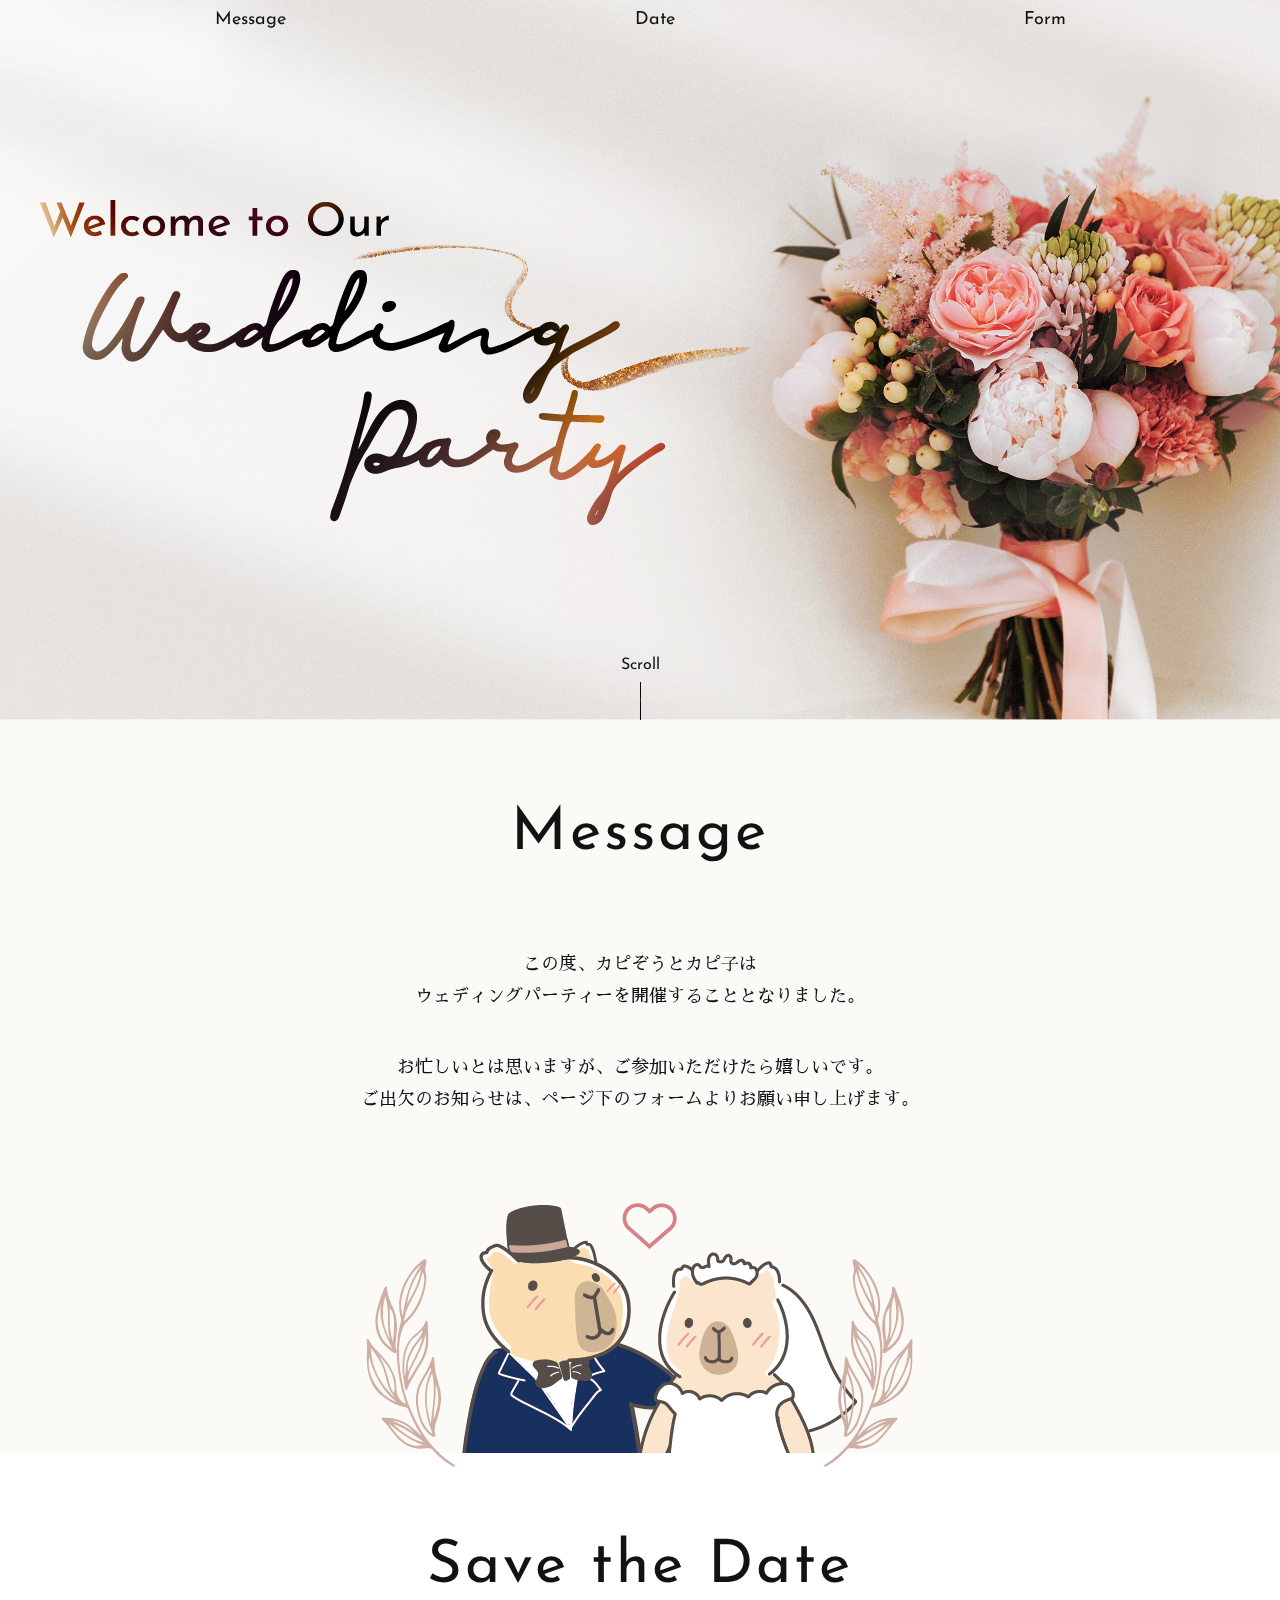
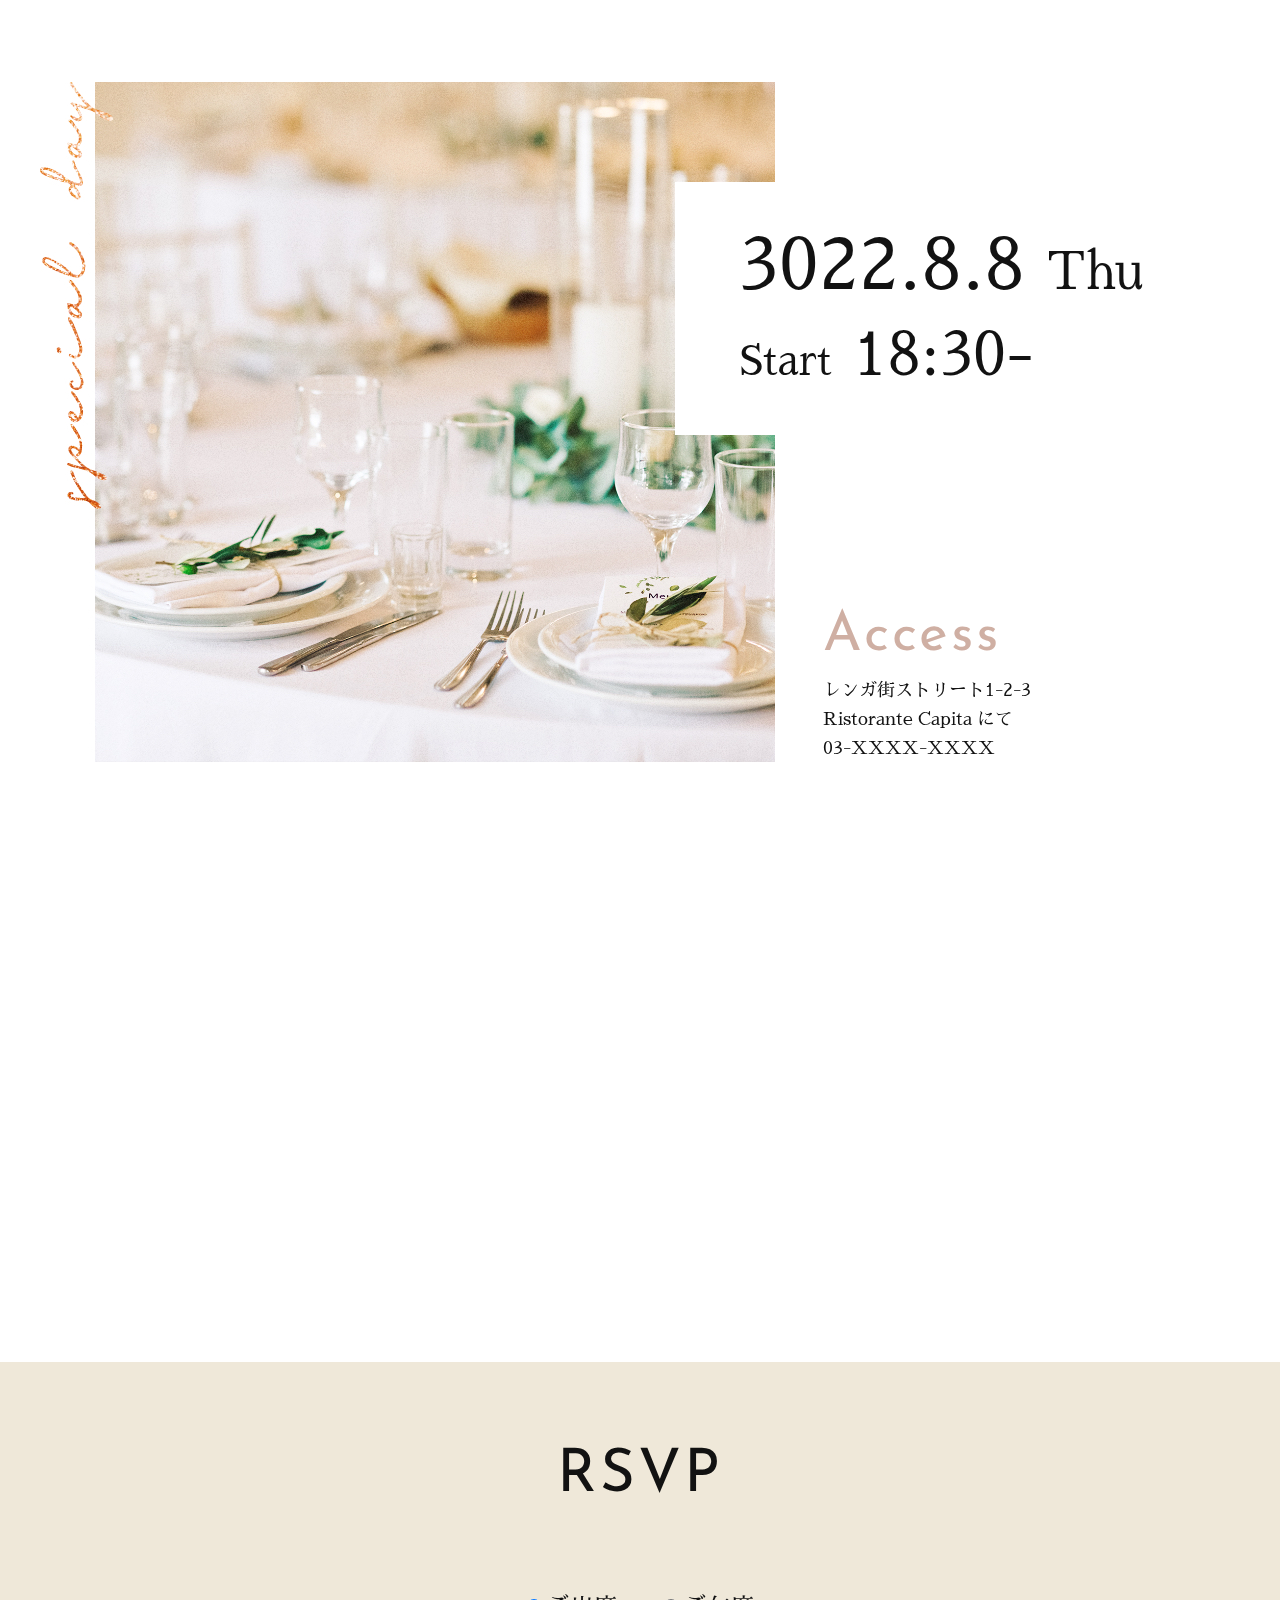
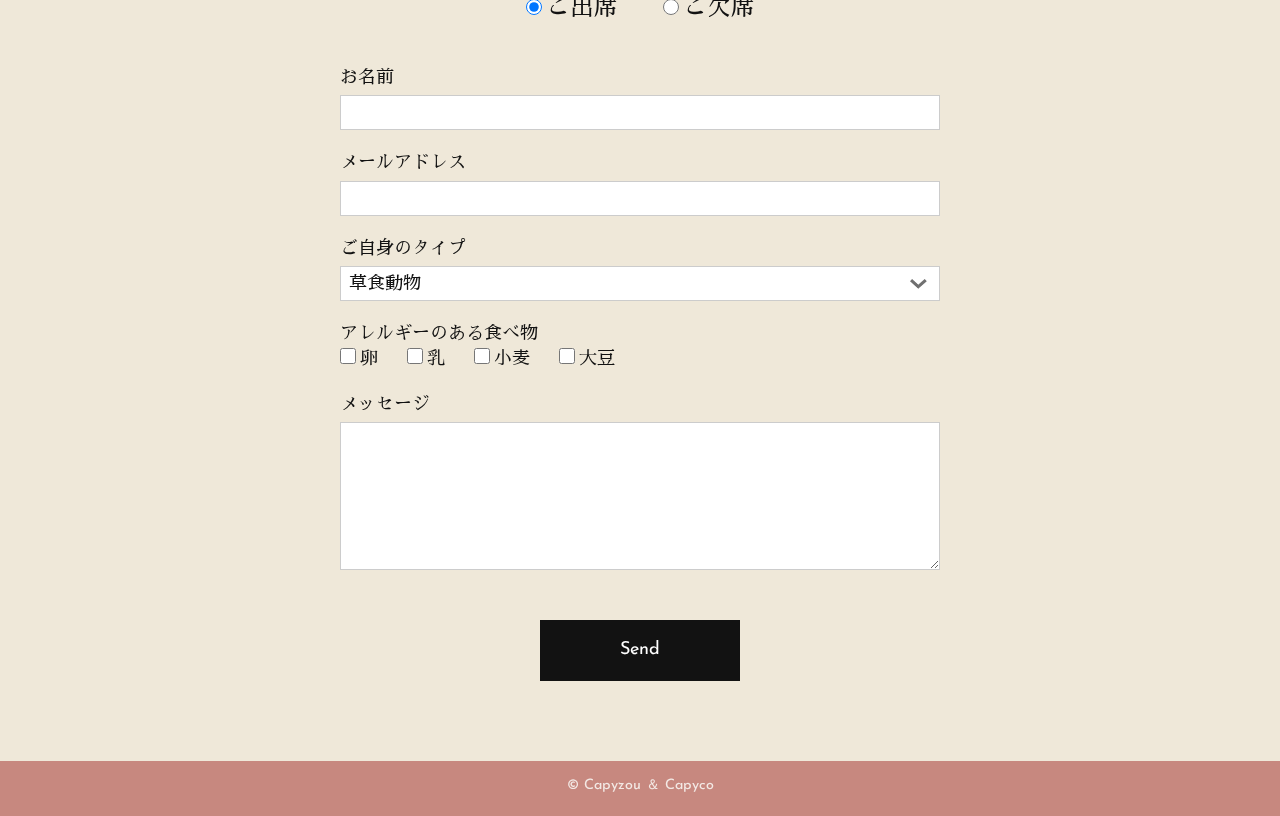
<file: 1st_book/10章/作業/index.html>
<!DOCTYPE html>
<html lang="ja">
  <head>
    <meta charset="UTF-8">
    <link rel="stylesheet" href="css/reset.css">
    <link rel="preconnect" href="https://fonts.gstatic.com">
    <link rel="stylesheet" href="https://fonts.googleapis.com/css2?family=Josefin+Sans&family=Sawarabi+Mincho&display=swap">
    <link rel="stylesheet" href="css/style.css">
    <title>Wedding Party Invitation</title>
  </head>
  <body>
    <header>
      <div class="innerWrap">
        <h1>
          <img src="images/hero_text.png" alt="Welcome to Our Wedding Party">
        </h1>
        <nav>
          <ul class="ffJosefin">
            <li><a href="#msgArea">Message</a></li>
            <li><a href="#dateArea">Date</a></li>
            <li><a href="#formArea">Form</a></li>
          </ul>
        </nav>
        <p class="scroll ffJosefin">Scroll<br><img src="images/bar.png" alt=""></p>
      </div>
    </header>
    <main>
      <section class="msgSec" id="msgArea">
        <div class="innerWrap">
          <h2 class="ffJosefin">Message</h2>
          <p>
            この度、カピぞうとカピ子は<br>
            ウェディングパーティーを開催することとなりました。<br>
          </p>
          <p>
            お忙しいとは思いますが、ご参加いただけたら嬉しいです。<br>
            ご出欠のお知らせは、ページ下のフォームよりお願い申し上げます。<br>
          </p>
          <p class="illust"><img src="images/message_img.png" alt="カピぞうとカピ子"></p>
        </div>
      </section>
      <section class="dateSec" id="dateArea">
        <div class="innerWrap">
          <h2 class="ffJosefin">Save the Date</h2>
          <div class="layoutWrap">
            <p><img src="images/date_img.jpg" alt=""></p>
            <div>
              <p class="dateDetailSec">
                3022.8.8 <span class="word1">Thu</span><br>
                <span class="word2">Start</span> <span class="word3">18:30-</span>
              </p>
              <section class="accessSec">
                <h3 class="ffJosefin">Access</h3>
                <p>
                  レンガ街ストリート1-2-3<br>
                  Ristorante Capita にて<br>
                  03-XXXX-XXXX<br>
                </p>
              </section>
            </div>
          </div>
        </div>
      </section>
      <section class="formSec" id="formArea">
        <div class="innerWrap">
          <h2 class="ffJosefin">RSVP</h2>
          <form action="" method="">
            <p class="attendRadio">
              <label><input type="radio" name="attend" value="ご出席" checked="checked">ご出席</label>
              <label><input type="radio" name="attend" value="ご欠席">ご欠席</label>
            </p>
            <p>
              お名前<input type="text" name="user_name">
            </p>
            <p>
              メールアドレス<input type="email" name="user_mail">
            </p>
            <p>
              ご自身のタイプ
              <select name="user_type">
                <option value="草食動物">草食動物</option>
                <option value="肉食動物">肉食動物</option>
                <option value="人間さん">人間さん</option>
              </select>
            </p>
            <p class="allergyCheck">
              アレルギーのある食べ物<br>
              <label><input type="checkbox" name="allergy" value="卵">卵</label>
              <label><input type="checkbox" name="allergy" value="乳">乳</label>
              <label><input type="checkbox" name="allergy" value="小麦">小麦</label>
              <label><input type="checkbox" name="allergy" value="大豆">大豆</label>
            </p>
            <p>
              メッセージ
              <textarea name="message"></textarea>
            </p>
            <p class="submitBtn">
              <input type="submit" value="Send" class="ffJosefin">
            </p>
          </form>
        </div>
      </section>
    </main>
    <footer class="ffJosefin">
      <p><small>© Capyzou ＆ Capyco</small></p>
    </footer>
  </body>
</html>
</file>
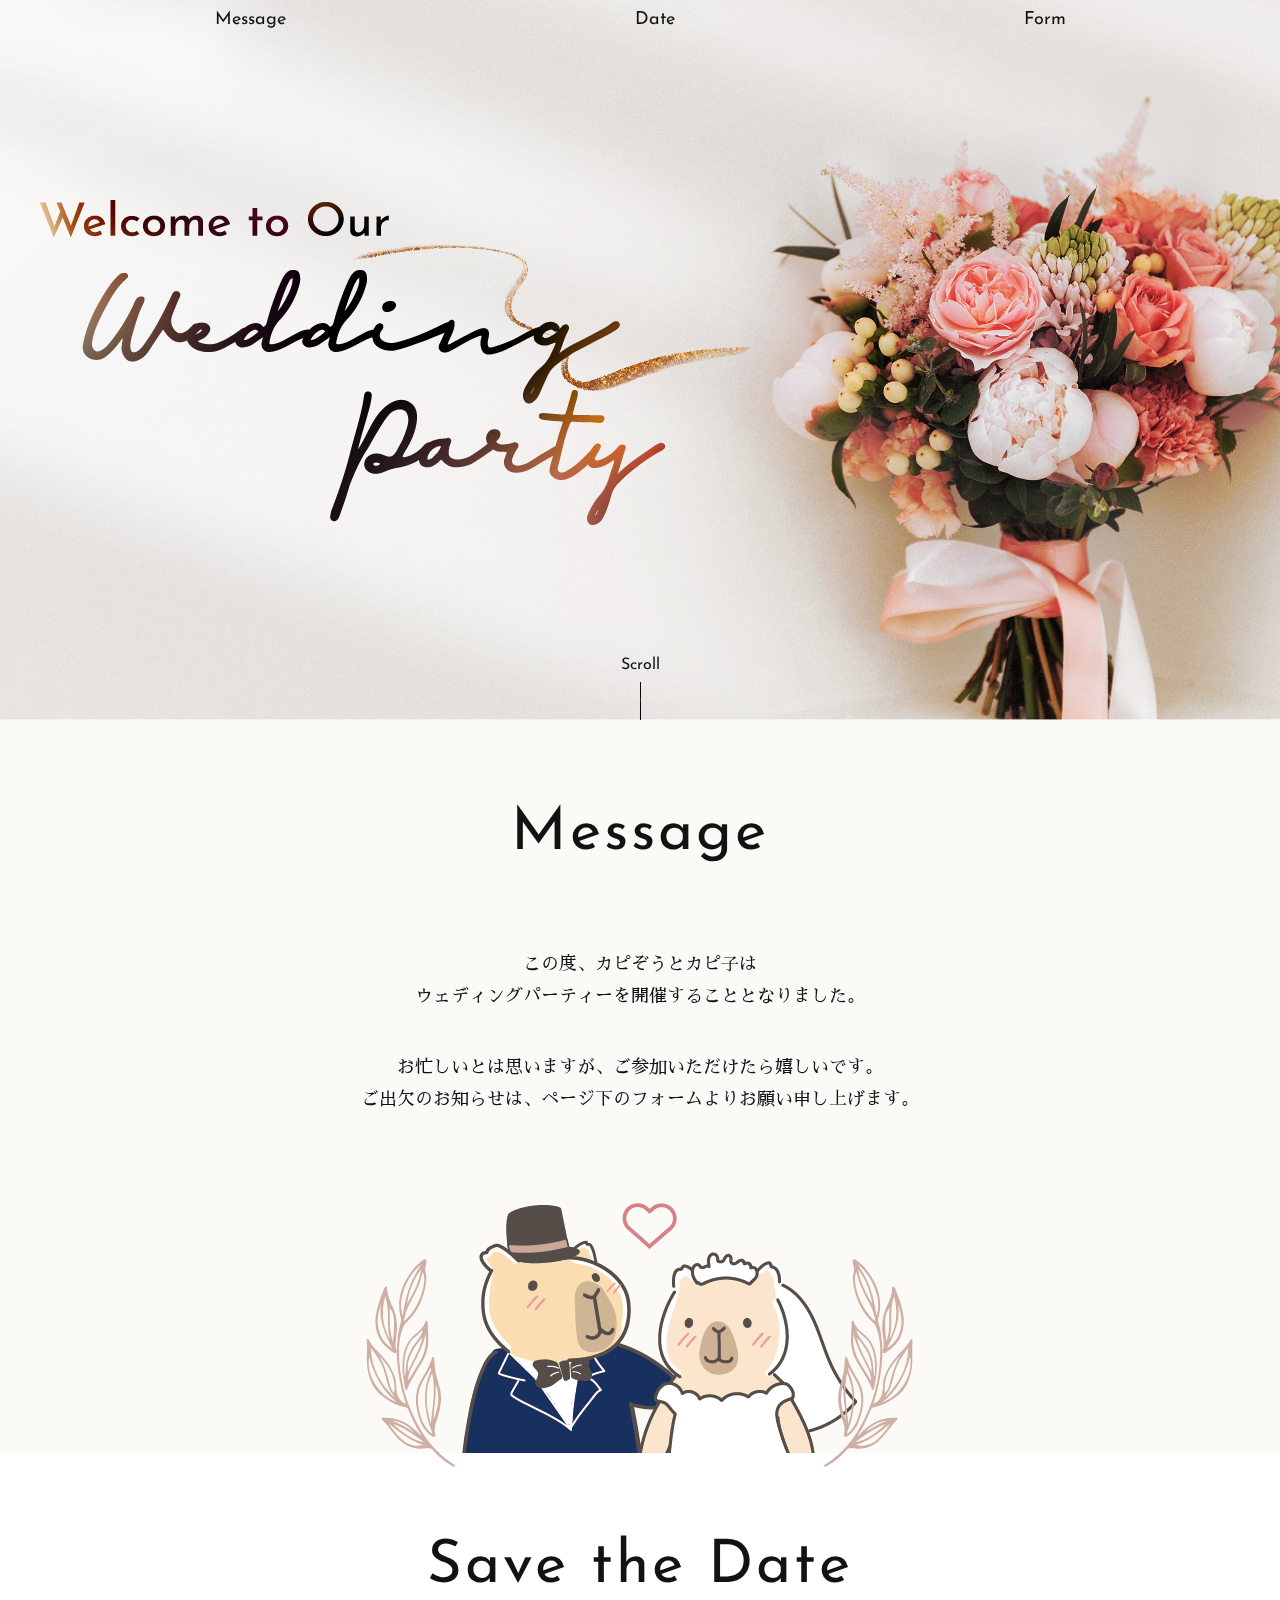
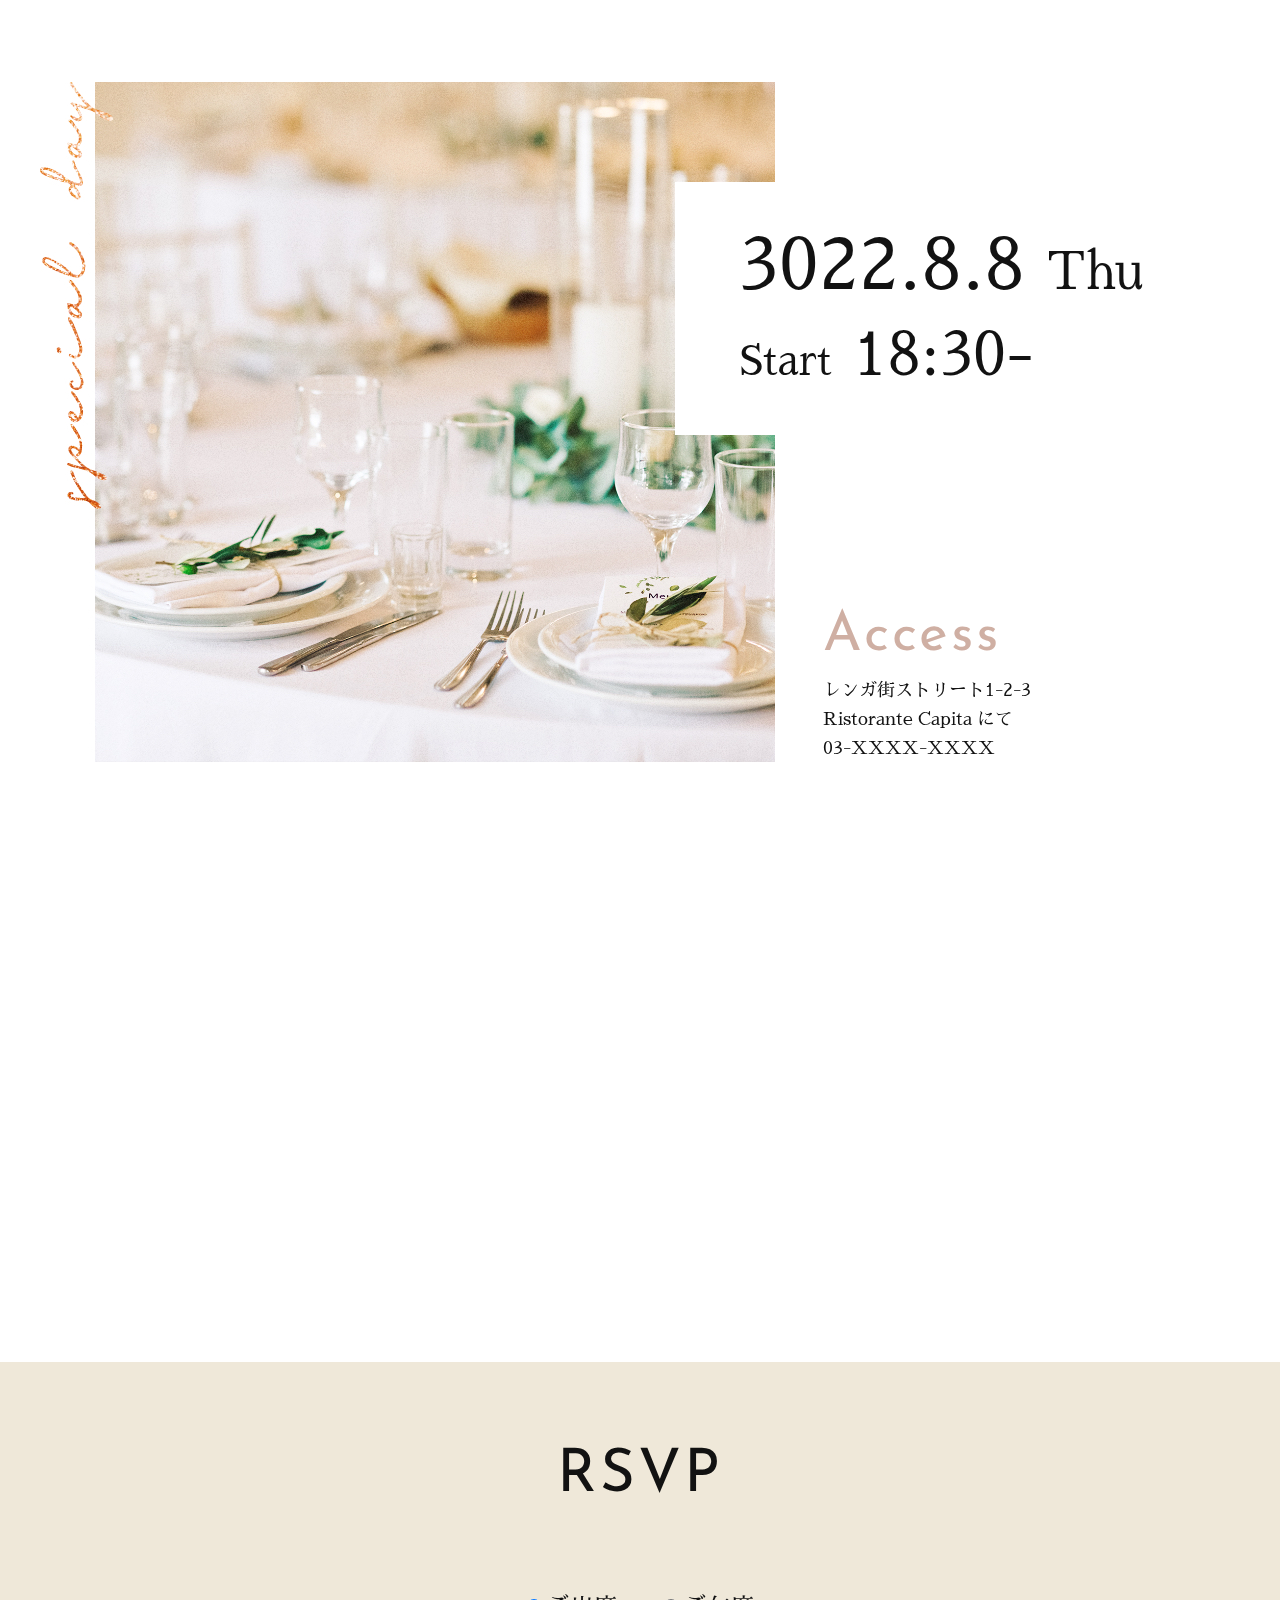
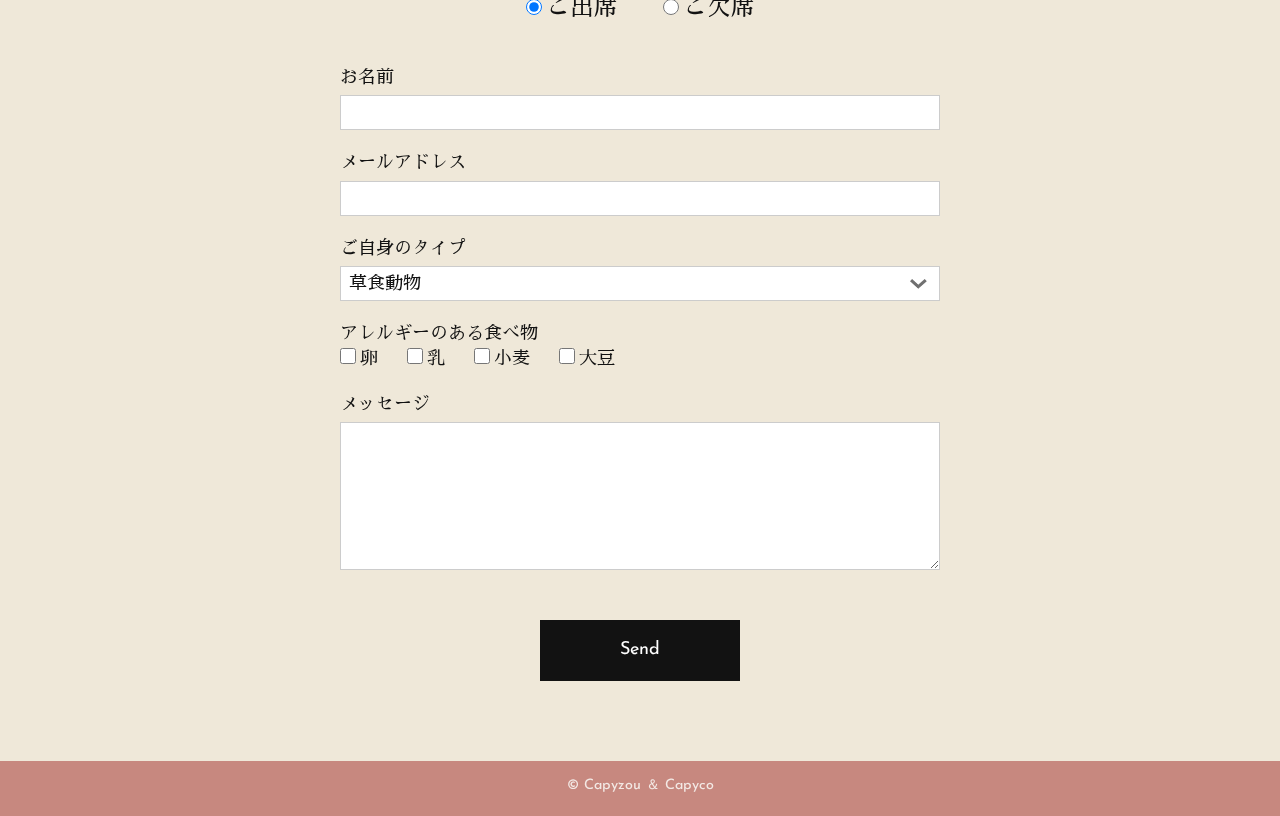
<file: 1st_book/10章/完成/index.html>
<!DOCTYPE html>
<html lang="ja">
  <head>
    <meta charset="UTF-8">
    <meta name="viewport" content="width=device-width,initial-scale=1">
    <link rel="stylesheet" href="css/reset.css">
    <link rel="preconnect" href="https://fonts.gstatic.com">
    <link rel="stylesheet" href="https://fonts.googleapis.com/css2?family=Josefin+Sans&family=Sawarabi+Mincho&display=swap">
    <link rel="stylesheet" href="css/style.css">
    <title>Wedding Party Invitation</title>
  </head>
  <body>
    <header>
      <div class="innerWrap">
        <h1>
          <img 
          src="images/hero_text.png" 
          srcset="images/hero_text.png 1x,images/hero_text@2x.png 2x" 
          alt="Welcome to Our Wedding Party">
        </h1>
        <nav>
          <ul class="ffJosefin">
            <li><a href="#msgArea">Message</a></li>
            <li><a href="#dateArea">Date</a></li>
            <li><a href="#formArea">Form</a></li>
          </ul>
        </nav>
        <p class="scroll ffJosefin">Scroll<br><img src="images/bar.png" alt=""></p>
      </div>
    </header>
    <main>
      <section class="msgSec" id="msgArea">
        <div class="innerWrap">
          <h2 class="ffJosefin">Message</h2>
          <p>
            この度、カピぞうとカピ子は<br>
            ウェディングパーティーを開催することとなりました。<br>
          </p>
          <p>
            お忙しいとは思いますが、ご参加いただけたら嬉しいです。<br>
            ご出欠のお知らせは、ページ下のフォームよりお願い申し上げます。<br>
          </p>
          <p class="illust"><img src="images/message_img.png" srcset="images/message_img.png 1x,images/message_img@2x.png 2x" alt="カピぞうとカピ子"></p>
        </div>
      </section>
      <section class="dateSec" id="dateArea">
        <div class="innerWrap">
          <h2 class="ffJosefin">Save the Date</h2>
          <div class="layoutWrap">
            <p><img src="images/date_img.jpg" srcset="images/date_img.jpg 1x,images/date_img@2x.jpg 2x"></p>
            <div>
              <p class="dateDetailSec">
                3022.8.8 <span class="word1">Thu</span><br>
                <span class="word2">Start</span> <span class="word3">18:30-</span>
              </p>
              <section class="accessSec">
                <h3 class="ffJosefin">Access</h3>
                <p>
                  レンガ街ストリート1-2-3<br>
                  Ristorante Capita にて<br>
                  03-XXXX-XXXX<br>
                </p>
              </section>
            </div>
          </div>
        </div>
      </section>
      <section class="formSec" id="formArea">
        <div class="innerWrap">
          <h2 class="ffJosefin">RSVP</h2>
          <form action="" method="">
            <p class="attendRadio">
              <label><input type="radio" name="attend" value="ご出席" checked="checked">ご出席</label>
              <label><input type="radio" name="attend" value="ご欠席">ご欠席</label>
            </p>
            <p>
              お名前<input type="text" name="user_name">
            </p>
            <p>
              メールアドレス<input type="email" name="user_mail">
            </p>
            <p>
              ご自身のタイプ
              <select name="user_type">
                <option value="草食動物">草食動物</option>
                <option value="肉食動物">肉食動物</option>
                <option value="人間さん">人間さん</option>
              </select>
            </p>
            <p class="allergyCheck">
              アレルギーのある食べ物<br>
              <label><input type="checkbox" name="allergy" value="卵">卵</label>
              <label><input type="checkbox" name="allergy" value="乳">乳</label>
              <label><input type="checkbox" name="allergy" value="小麦">小麦</label>
              <label><input type="checkbox" name="allergy" value="大豆">大豆</label>
            </p>
            <p>
              メッセージ
              <textarea name="message"></textarea>
            </p>
            <p class="submitBtn">
              <input type="submit" value="Send" class="ffJosefin">
            </p>
          </form>
        </div>
      </section>
    </main>
    <footer class="ffJosefin">
      <p><small>© Capyzou ＆ Capyco</small></p>
    </footer>
  </body>
</html>
</file>
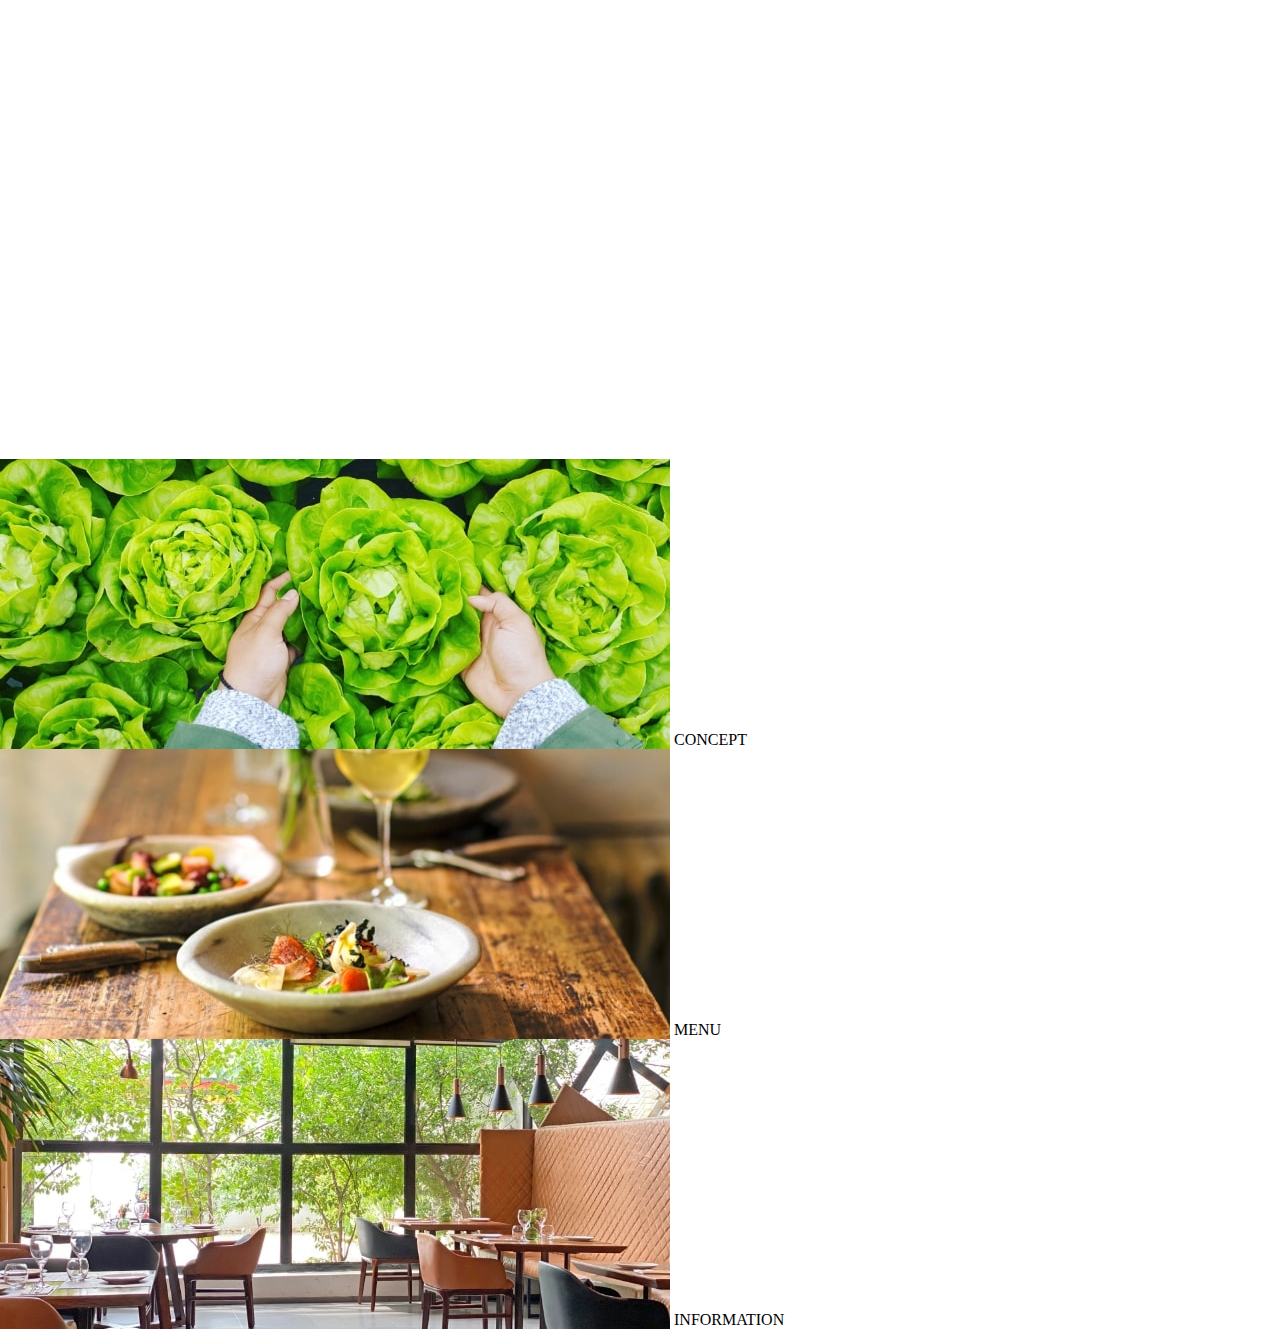
<file: 1st_book/12章/作業/index.html>
<!DOCTYPE html>
<html lang="ja">
  <head>
    <meta charset="UTF-8">
    <meta name="viewport" content="width=device-width,initial-scale=1">
    <link rel="stylesheet" href="css/reset.css">
    <link rel="preconnect" href="https://fonts.gstatic.com">
    <link rel="stylesheet" href="https://fonts.googleapis.com/css2?family=Catamaran:wght@400;700&family=Noto+Sans+JP:wght@400;700&display=swap">
    <link rel="stylesheet" href="css/style.css">
    <title>Harvest Restaurant</title>
  </head>
  <body class="topPage">
    <header>
      <h1>
        <img src="images/top_logo.svg" alt="Harvest Restaurant">
      </h1>
    </header>
    <main>
      <ul class="linkList">
        <li>
          <a href="concept.html">
            <img src="images/top_ph01.jpg" alt="">
            <span>CONCEPT</span>
          </a>
        </li>
        <li>
          <a href="menu.html">
            <img src="images/top_ph02.jpg" alt="">
            <span>MENU</span>
          </a>
        </li>
        <li>
          <a href="info.html">
            <img src="images/top_ph03.jpg" alt="">
            <span>INFORMATION</span>
          </a>
        </li>
      </ul>
    </main>
  </body>
</html>
</file>
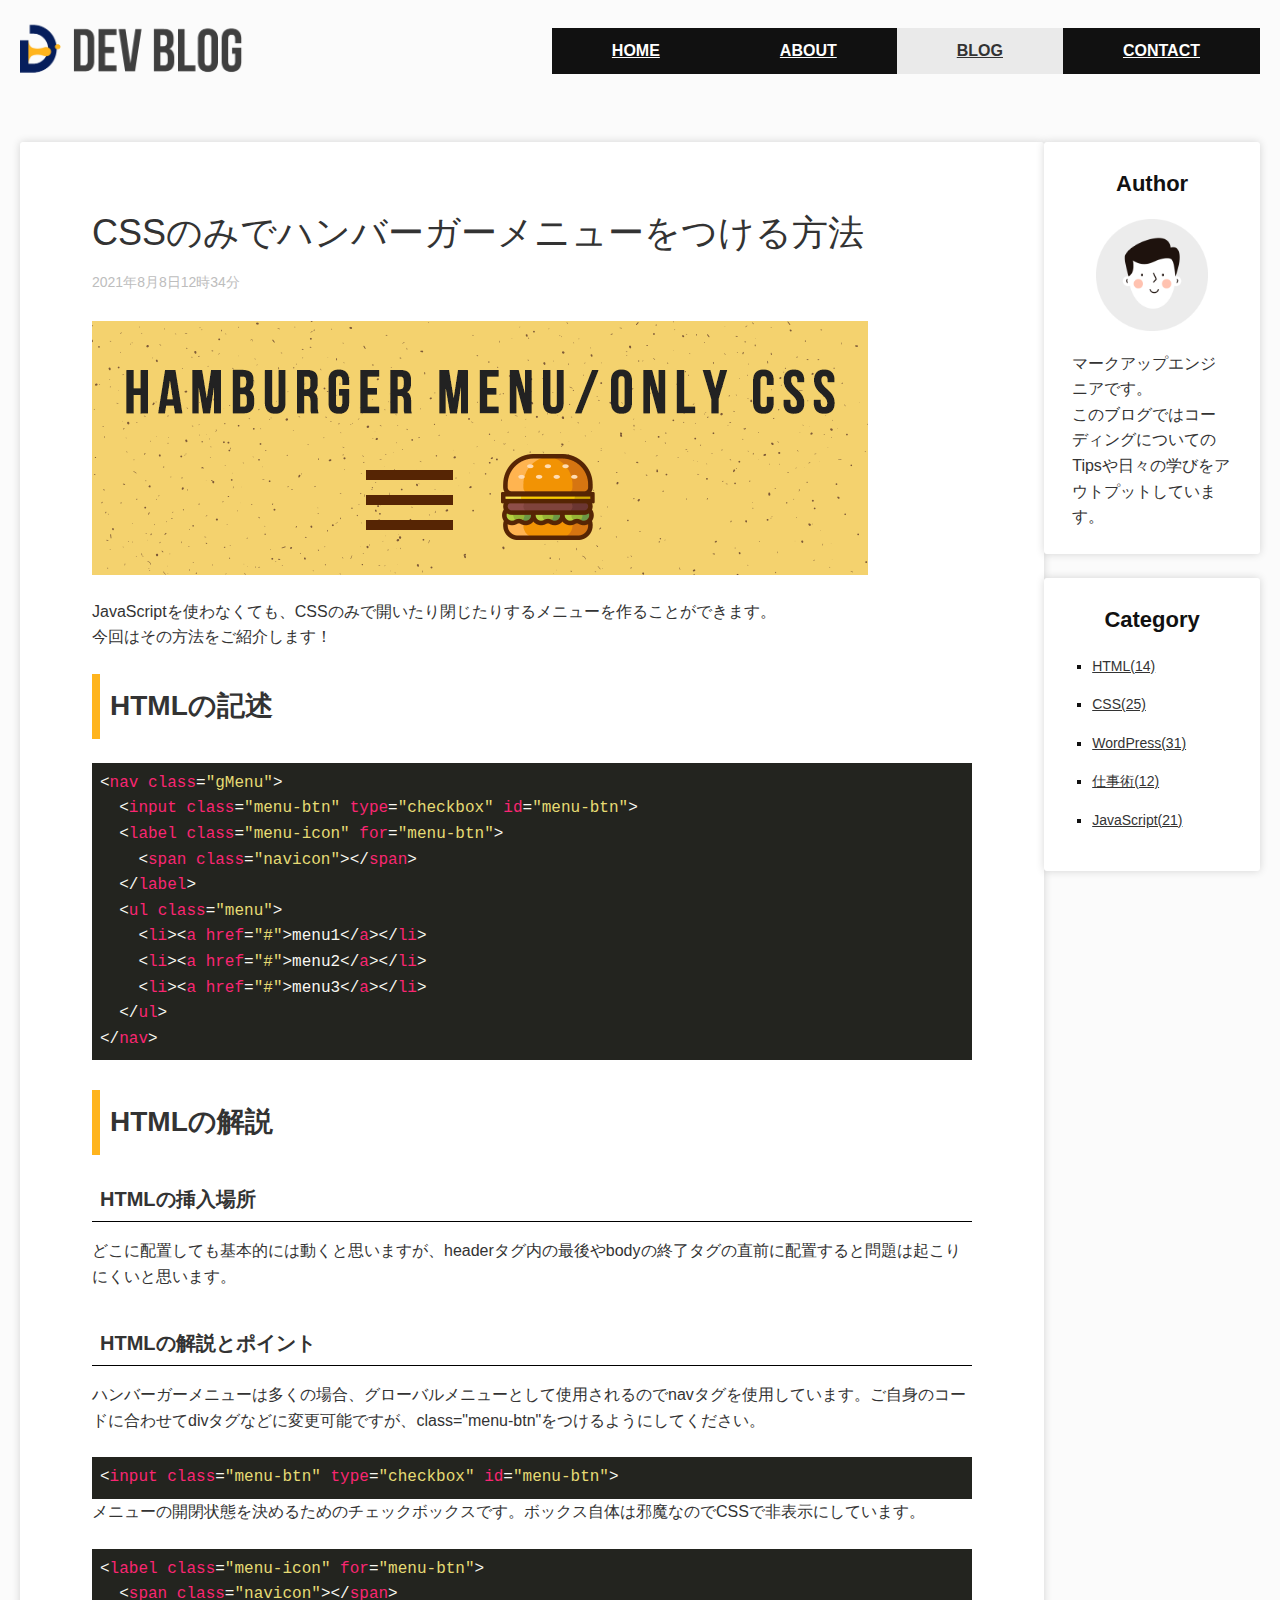
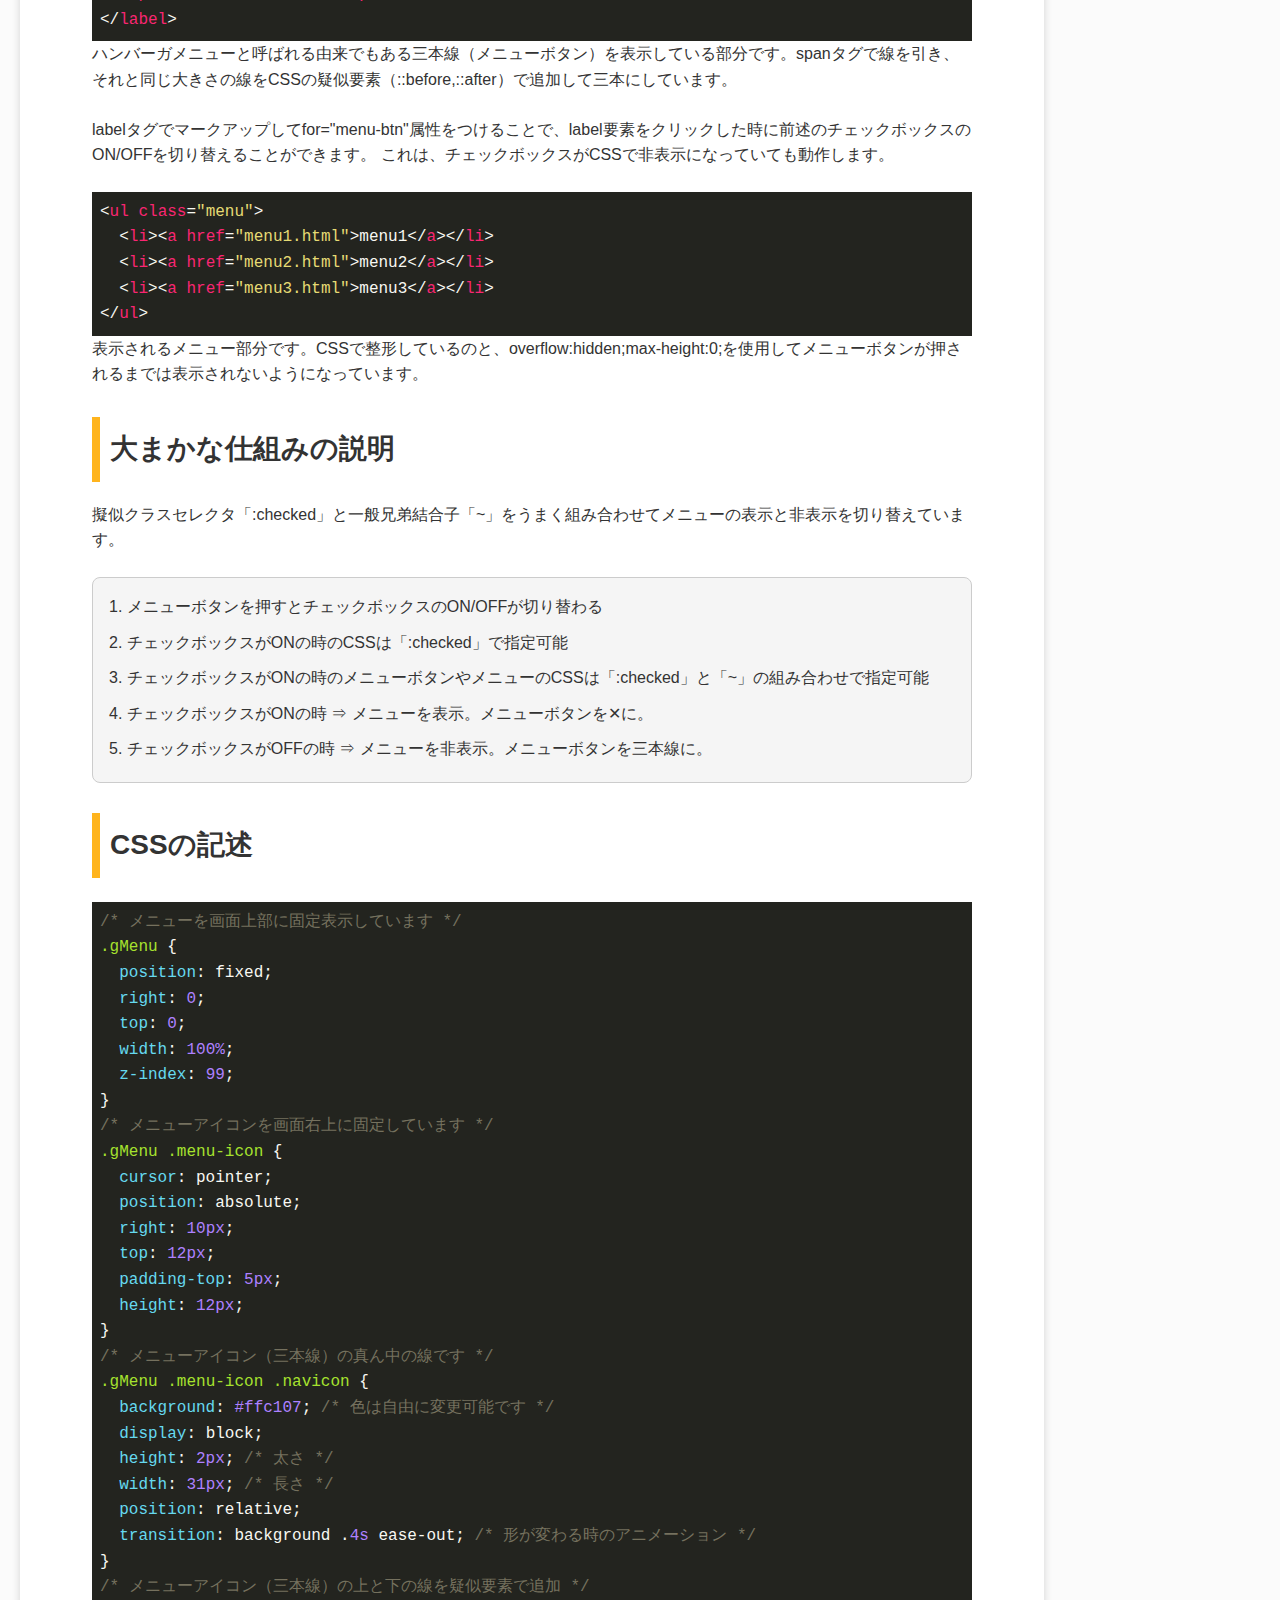
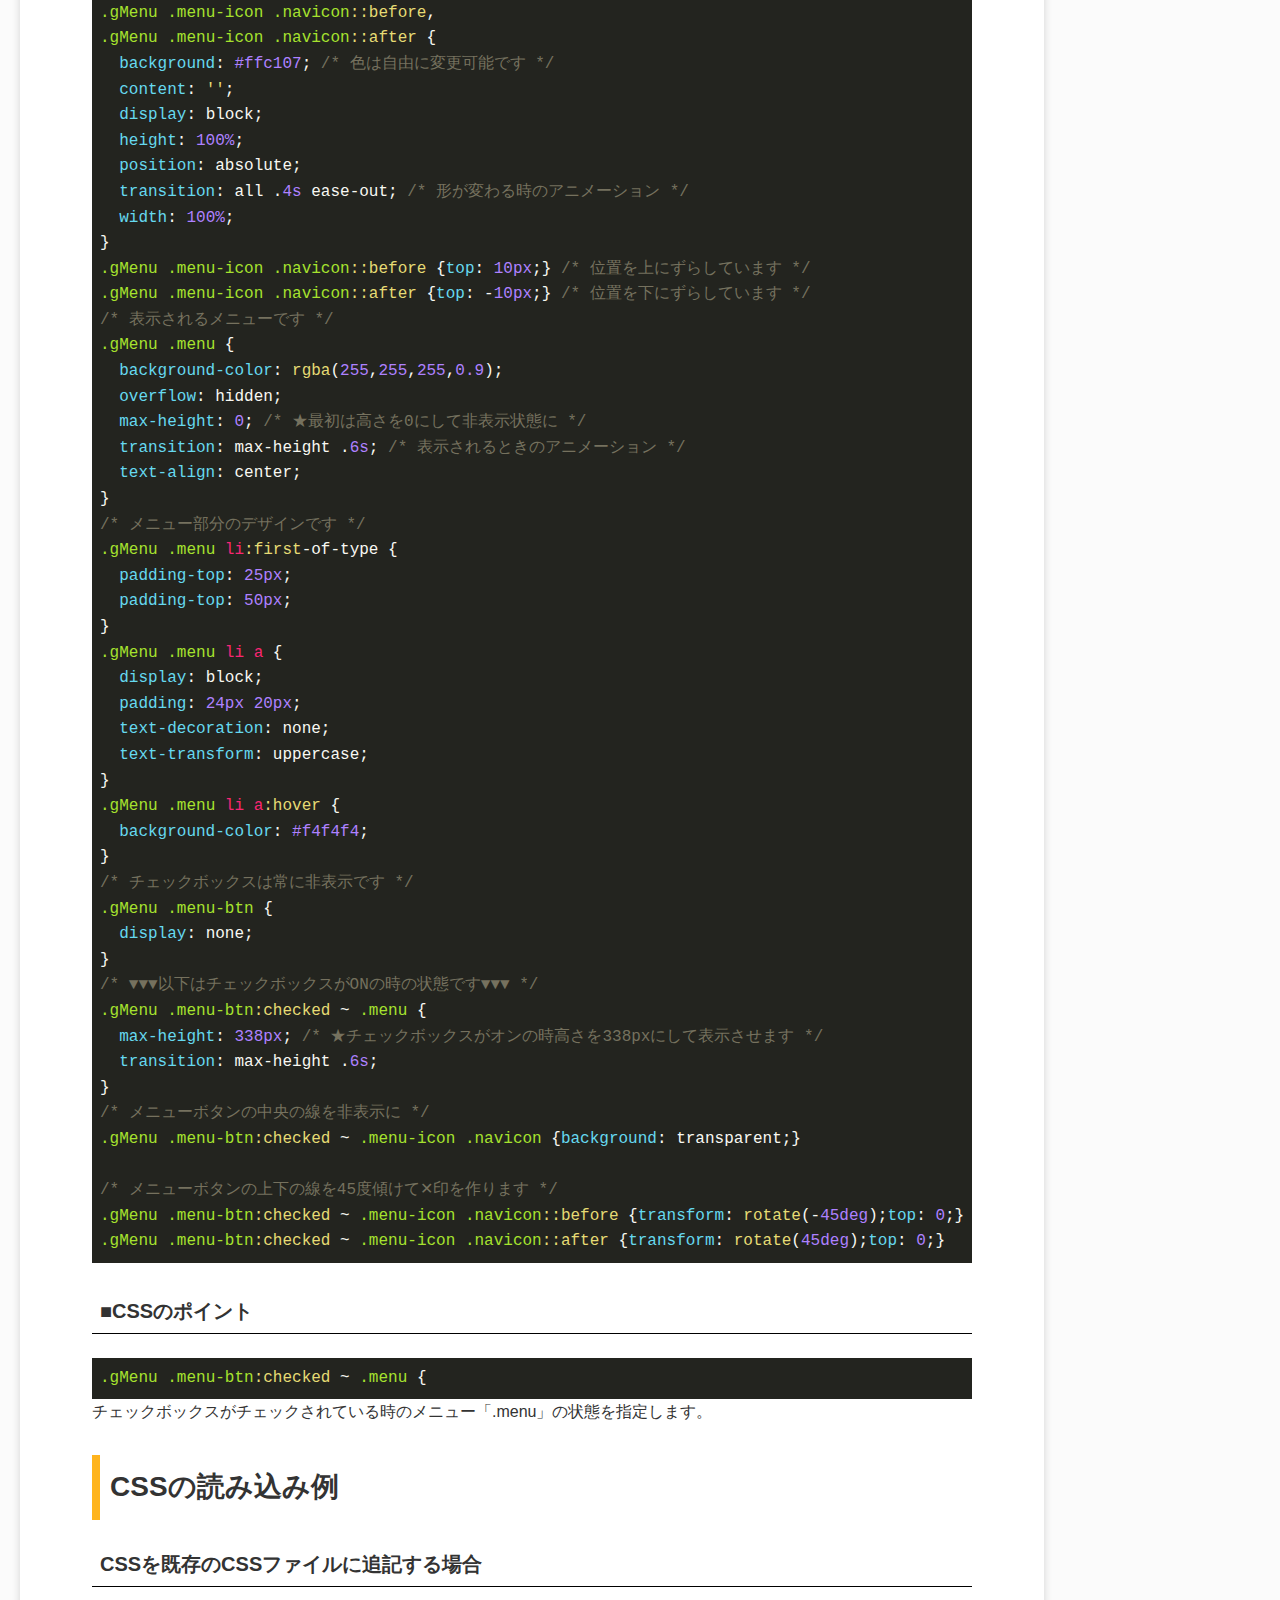
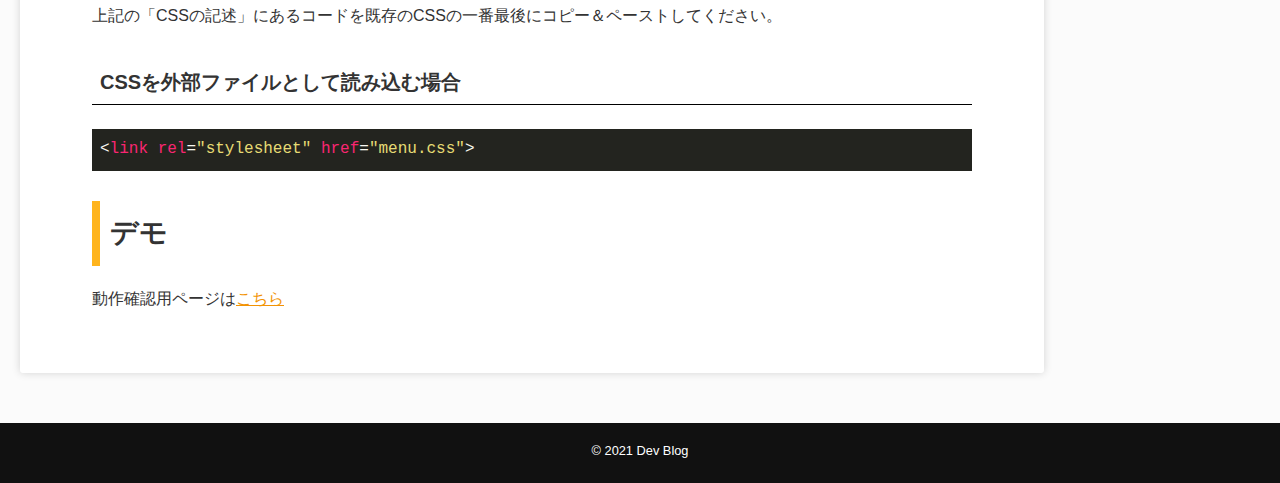
<file: 1st_book/14章/リファレンス/index.html>
<!DOCTYPE html>
<html lang="ja">
  <head>
    <meta charset="UTF-8">
    <link rel="stylesheet" href="css/reset.css">
    <link rel="stylesheet" href="css/style.css">
    <!-- <link rel="stylesheet" href="styles/tomorrow-night-eighties.css"> -->
    <link rel="stylesheet" href="js/styles/monokai-sublime.css">
    <script src="js/highlight.js"></script>
    <script>hljs.highlightAll();</script>
    <title>CSSのみでハンバーガーメニューをつける方法 | Dev Blog</title>
  </head>
  <body>
    <header>
      <h1><img src="images/logo.png" alt="Dev Blog"></h1>
      <nav>
        <ul>
          <li><a href="#">HOME</a></li>
          <li><a href="#">ABOUT</a></li>
          <li class="current"><a href="#">BLOG</a></li>
          <li><a href="#">CONTACT</a></li>
        </ul>
      </nav>
    </header>
    <div>
      <main>
        <article>
          <h2>CSSのみでハンバーガーメニューをつける方法</h2>
          <p class="postdate">
            <time datetime="2021-xx-xxT21:03">
              2021年8月8日12時34分
            </time>
          </p>
          <p class="eyecatch">
            <img src="images/eyecatch.png" alt="CSSだけでハンバーガーメニューの実装">
          </p>
          <section>
            <p>JavaScriptを使わなくても、CSSのみで開いたり閉じたりするメニューを作ることができます。<br>
            今回はその方法をご紹介します！</p>
            <h3>HTMLの記述</h3>
            <p>
<pre><code class="html">&lt;nav class="gMenu"&gt;
  &lt;input class="menu-btn" type="checkbox" id="menu-btn"&gt;
  &lt;label class="menu-icon" for="menu-btn"&gt;
    &lt;span class="navicon"&gt;&lt;/span&gt;
  &lt;/label&gt;
  &lt;ul class="menu"&gt;
    &lt;li&gt;&lt;a href="#"&gt;menu1&lt;/a&gt;&lt;/li&gt;
    &lt;li&gt;&lt;a href="#"&gt;menu2&lt;/a&gt;&lt;/li&gt;
    &lt;li&gt;&lt;a href="#"&gt;menu3&lt;/a&gt;&lt;/li&gt;
  &lt;/ul&gt;
&lt;/nav&gt;</code></pre>
            </p>
          </section>
          <section>
            <h3>HTMLの解説</h3>
            <section>
              <h4>HTMLの挿入場所</h4>
              <p>
                どこに配置しても基本的には動くと思いますが、headerタグ内の最後やbodyの終了タグの直前に配置すると問題は起こりにくいと思います。
              </p>
            </section>
            <section>
              <h4>HTMLの解説とポイント</h4>
              <p>
                ハンバーガーメニューは多くの場合、グローバルメニューとして使用されるのでnavタグを使用しています。ご自身のコードに合わせてdivタグなどに変更可能ですが、class="menu-btn"をつけるようにしてください。
              </p>
<pre><code class="html">&lt;input class="menu-btn" type="checkbox" id="menu-btn"&gt;</code></pre>
              <p>
                メニューの開閉状態を決めるためのチェックボックスです。ボックス自体は邪魔なのでCSSで非表示にしています。
              </p>
<pre><code class="html">&lt;label class="menu-icon" for="menu-btn"&gt;
  &lt;span class="navicon"&gt;&lt;/span&gt;
&lt;/label&gt;</code></pre>
              <p>
                ハンバーガメニューと呼ばれる由来でもある三本線（メニューボタン）を表示している部分です。spanタグで線を引き、それと同じ大きさの線をCSSの疑似要素（::before,::after）で追加して三本にしています。
              </p>
              <p>
                labelタグでマークアップしてfor="menu-btn"属性をつけることで、label要素をクリックした時に前述のチェックボックスのON/OFFを切り替えることができます。
                これは、チェックボックスがCSSで非表示になっていても動作します。
              </p>
<pre><code class="html">&lt;ul class="menu"&gt;
  &lt;li&gt;&lt;a href="menu1.html"&gt;menu1&lt;/a&gt;&lt;/li&gt;
  &lt;li&gt;&lt;a href="menu2.html"&gt;menu2&lt;/a&gt;&lt;/li&gt;
  &lt;li&gt;&lt;a href="menu3.html"&gt;menu3&lt;/a&gt;&lt;/li&gt;
&lt;/ul&gt;</code></pre>
              <p>
                表示されるメニュー部分です。CSSで整形しているのと、overflow:hidden;max-height:0;を使用してメニューボタンが押されるまでは表示されないようになっています。
              </p>
            </section>
          </section>
          <section>
            <h3>大まかな仕組みの説明</h3>
            <p>
              擬似クラスセレクタ「:checked」と一般兄弟結合子「~」をうまく組み合わせてメニューの表示と非表示を切り替えています。<br>
            </p>
            <ul>
              <li>1. メニューボタンを押すとチェックボックスのON/OFFが切り替わる</li>
              <li>2. チェックボックスがONの時のCSSは「:checked」で指定可能</li>
              <li>3. チェックボックスがONの時のメニューボタンやメニューのCSSは「:checked」と「~」の組み合わせで指定可能</li>
              <li>4. チェックボックスがONの時 ⇒ メニューを表示。メニューボタンを✕に。</li>
              <li>5. チェックボックスがOFFの時 ⇒ メニューを非表示。メニューボタンを三本線に。</li>
            </ul>
          </section>
          <section>
            <h3>CSSの記述</h3>
            <p>
<pre><code class="css">/* メニューを画面上部に固定表示しています */
.gMenu {
  position: fixed;
  right: 0;
  top: 0;
  width: 100%;
  z-index: 99;
}
/* メニューアイコンを画面右上に固定しています */
.gMenu .menu-icon {
  cursor: pointer;
  position: absolute;
  right: 10px;
  top: 12px;
  padding-top: 5px;
  height: 12px;
}
/* メニューアイコン（三本線）の真ん中の線です */
.gMenu .menu-icon .navicon {
  background: #ffc107; /* 色は自由に変更可能です */
  display: block;
  height: 2px; /* 太さ */
  width: 31px; /* 長さ */
  position: relative;
  transition: background .4s ease-out; /* 形が変わる時のアニメーション */
}
/* メニューアイコン（三本線）の上と下の線を疑似要素で追加 */
.gMenu .menu-icon .navicon::before,
.gMenu .menu-icon .navicon::after {
  background: #ffc107; /* 色は自由に変更可能です */
  content: '';
  display: block;
  height: 100%;
  position: absolute;
  transition: all .4s ease-out; /* 形が変わる時のアニメーション */
  width: 100%;
}
.gMenu .menu-icon .navicon::before {top: 10px;} /* 位置を上にずらしています */
.gMenu .menu-icon .navicon::after {top: -10px;} /* 位置を下にずらしています */
/* 表示されるメニューです */
.gMenu .menu {
  background-color: rgba(255,255,255,0.9);
  overflow: hidden;
  max-height: 0; /* ★最初は高さを0にして非表示状態に */
  transition: max-height .6s; /* 表示されるときのアニメーション */
  text-align: center;
}
/* メニュー部分のデザインです */
.gMenu .menu li:first-of-type {
  padding-top: 25px;
  padding-top: 50px;
}
.gMenu .menu li a {
  display: block;
  padding: 24px 20px;
  text-decoration: none;
  text-transform: uppercase;
}
.gMenu .menu li a:hover {
  background-color: #f4f4f4;
}
/* チェックボックスは常に非表示です */
.gMenu .menu-btn {
  display: none;
}
/* ▼▼▼以下はチェックボックスがONの時の状態です▼▼▼ */
.gMenu .menu-btn:checked ~ .menu {
  max-height: 338px; /* ★チェックボックスがオンの時高さを338pxにして表示させます */
  transition: max-height .6s;
}
/* メニューボタンの中央の線を非表示に */
.gMenu .menu-btn:checked ~ .menu-icon .navicon {background: transparent;}

/* メニューボタンの上下の線を45度傾けて✕印を作ります */
.gMenu .menu-btn:checked ~ .menu-icon .navicon::before {transform: rotate(-45deg);top: 0;}
.gMenu .menu-btn:checked ~ .menu-icon .navicon::after {transform: rotate(45deg);top: 0;}</code></pre>
            </p>
            <section>
              <h4>■CSSのポイント</h4>
              <p>
  <pre><code class="css">.gMenu .menu-btn:checked ~ .menu {</code></pre>
                チェックボックスがチェックされている時のメニュー「.menu」の状態を指定します。
              </p>
            </section>
          </section>
          <section>
            <h3>CSSの読み込み例</h3>
            <section>
              <h4>CSSを既存のCSSファイルに追記する場合</h4>
              <p>
                上記の「CSSの記述」にあるコードを既存のCSSの一番最後にコピー＆ペーストしてください。
              </p>
            </section>
            <section>
              <h4>CSSを外部ファイルとして読み込む場合</h4>
              <p>
<pre><code class="html">&lt;link rel="stylesheet" href="menu.css"&gt;</code></pre>
              </p>
            </section>
          </section>
          <section>
            <h3>デモ</h3>
            <p>動作確認用ページは<a href="./demo/index.html">こちら</a></p>
          </section>
        </article>
      </main>
      <aside>
        <nav class="authorNav">
          <h2>Author</h2>
          <p class="profImage"><img src="images/prof.png" alt="イメージイラスト">
          </p>
          <p>マークアップエンジニアです。<br>
          このブログではコーディングについてのTipsや日々の学びをアウトプットしています。</p>
        </nav>
        <nav class="categoryNav">
          <h2>Category</h2>
          <ul>
            <li><a href="#">HTML(14)</a></li>
            <li><a href="#">CSS(25)</a></li>
            <li><a href="#">WordPress(31)</a></li>
            <li><a href="#">仕事術(12)</a></li>
            <li><a href="#">JavaScript(21)</a></li>
          </ul>
        </nav>
      </aside>
    </div>
    <footer>
      <p><small>© 2021 Dev Blog</small></p>
    </footer>
  </body>
</html>
</file>
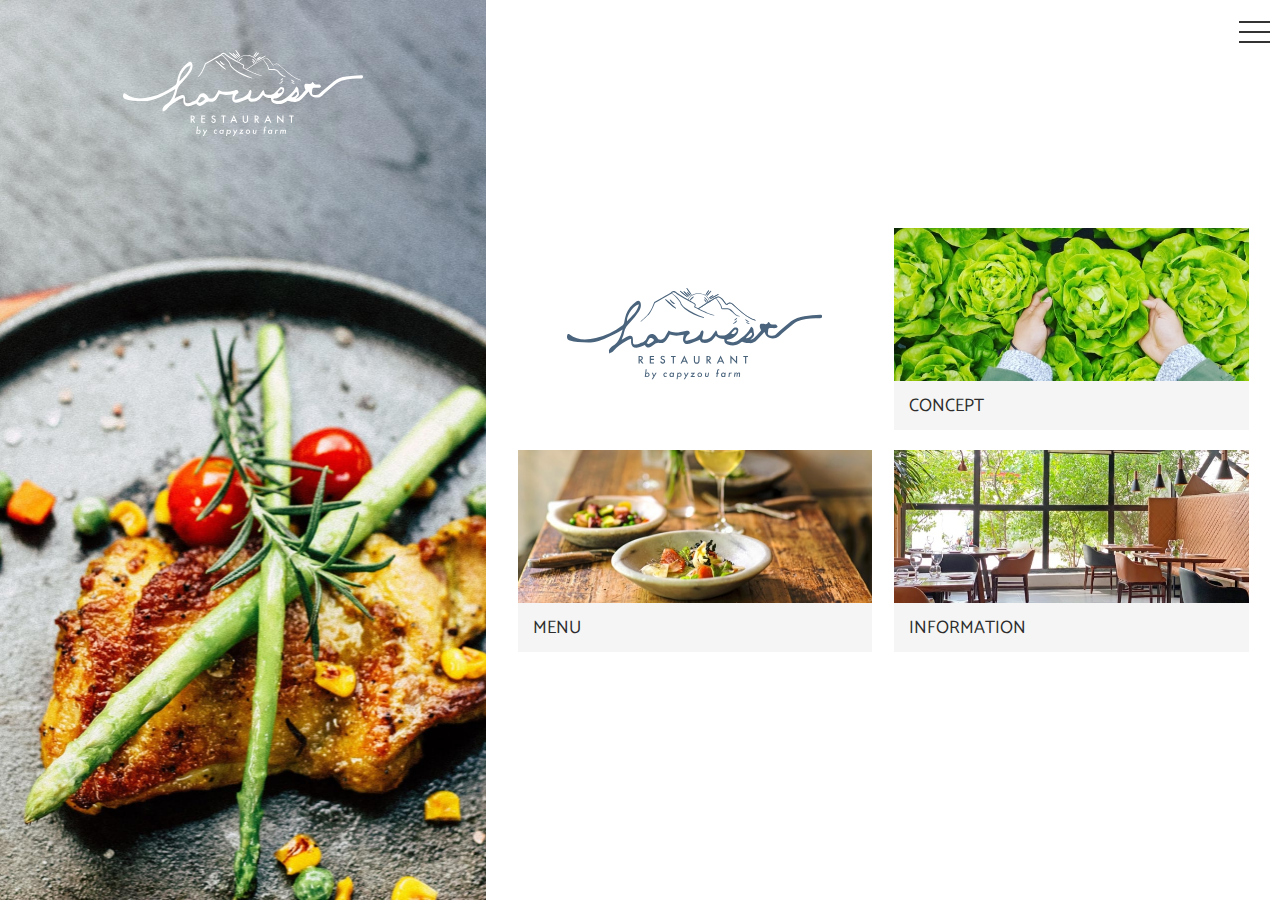
<file: 1st_book/14章/完成/index.html>
<!DOCTYPE html>
<html lang="ja">
  <head>
    <meta charset="UTF-8">
    <meta name="viewport" content="width=device-width,initial-scale=1">
    <link rel="stylesheet" href="css/reset.css">
    <link rel="preconnect" href="https://fonts.gstatic.com">
    <link rel="stylesheet" href="https://fonts.googleapis.com/css2?family=Catamaran:wght@400;700&family=Noto+Sans+JP:wght@400;700&display=swap">
    <link rel="stylesheet" href="css/style.css">
    <title>Harvest Restaurant</title>
  </head>
  <body class="topPage">
    <header>
      <h1>
        <img src="images/top_logo.svg" alt="Harvest Restaurant">
      </h1>
      <nav class="gMenu">
        <input class="menu-btn" type="checkbox" id="menu-btn">
        <label class="menu-icon" for="menu-btn">
          <span class="navicon"></span>
        </label>
        <ul class="menu">
          <li><a href="index.html">home</a></li>
          <li><a href="concept.html">concept</a></li>
          <li><a href="menu.html">menu</a></li>
          <li><a href="info.html">info</a></li>
        </ul>
      </nav>
    </header>
    <main>
      <ul class="linkList">
        <li>
          <a href="concept.html">
            <img src="images/top_ph01.jpg" alt="">
            <span>CONCEPT</span>
          </a>
        </li>
        <li>
          <a href="menu.html">
            <img src="images/top_ph02.jpg" alt="">
            <span>MENU</span>
          </a>
        </li>
        <li>
          <a href="info.html">
            <img src="images/top_ph03.jpg" alt="">
            <span>INFORMATION</span>
          </a>
        </li>
      </ul>
    </main>
  </body>
</html>
</file>
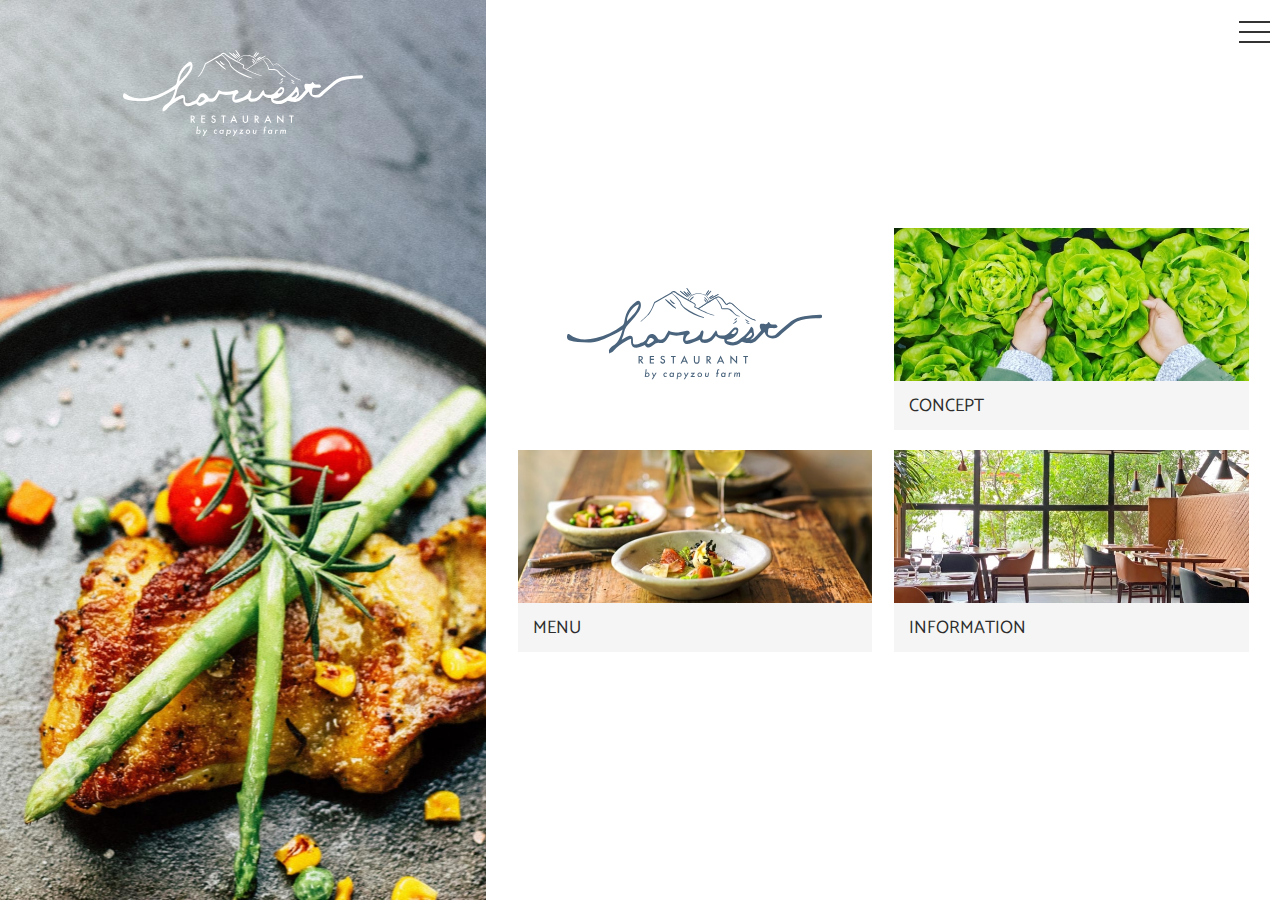
<file: 1st_book/15章/完成/index.html>
<!DOCTYPE html>
<html lang="ja">
  <head>
    <meta charset="UTF-8">
    <meta name="viewport" content="width=device-width,initial-scale=1">
    <link rel="stylesheet" href="css/reset.css">
    <link rel="preconnect" href="https://fonts.gstatic.com">
    <link rel="stylesheet" href="https://fonts.googleapis.com/css2?family=Catamaran:wght@400;700&family=Noto+Sans+JP:wght@400;700&display=swap">
    <link rel="stylesheet" href="css/style.css">
    <link rel="icon" href="images/favicon.svg" type="image/svg+xml">
    <link rel="icon alternate" href="images/favicon.png" type="image/png">
    <meta property="og:type" content="website">
    <meta property="og:url" content="https://example.com/">
    <meta property="og:site_name" content="Harvest Restaurant">
    <meta property="og:title" content="Harvest Restaurant">
    <meta property="og:description" content="山の中にひっそり佇む隠れ家レストラン">
    <meta property="og:image" content="https://example.com/images/ogp.png">
    <meta property="og:image:alt" content="Harvest Restaurant">
    <meta property="og:image:width" content="1200">
    <meta property="og:image:height" content="630">
    <title>Harvest Restaurant</title>
  </head>
  <body class="topPage">
    <header>
      <h1>
        <img src="images/top_logo.svg" alt="Harvest Restaurant">
      </h1>
      <nav class="gMenu">
        <input class="menu-btn" type="checkbox" id="menu-btn">
        <label class="menu-icon" for="menu-btn">
          <span class="navicon"></span>
        </label>
        <ul class="menu">
          <li><a href="index.html">home</a></li>
          <li><a href="concept.html">concept</a></li>
          <li><a href="menu.html">menu</a></li>
          <li><a href="info.html">info</a></li>
        </ul>
      </nav>
    </header>
    <main>
      <ul class="linkList">
        <li>
          <a href="concept.html">
            <img src="images/top_ph01.jpg" alt="">
            <span>CONCEPT</span>
          </a>
        </li>
        <li>
          <a href="menu.html">
            <img src="images/top_ph02.jpg" alt="">
            <span>MENU</span>
          </a>
        </li>
        <li>
          <a href="info.html">
            <img src="images/top_ph03.jpg" alt="">
            <span>INFORMATION</span>
          </a>
        </li>
      </ul>
    </main>
  </body>
</html>
</file>
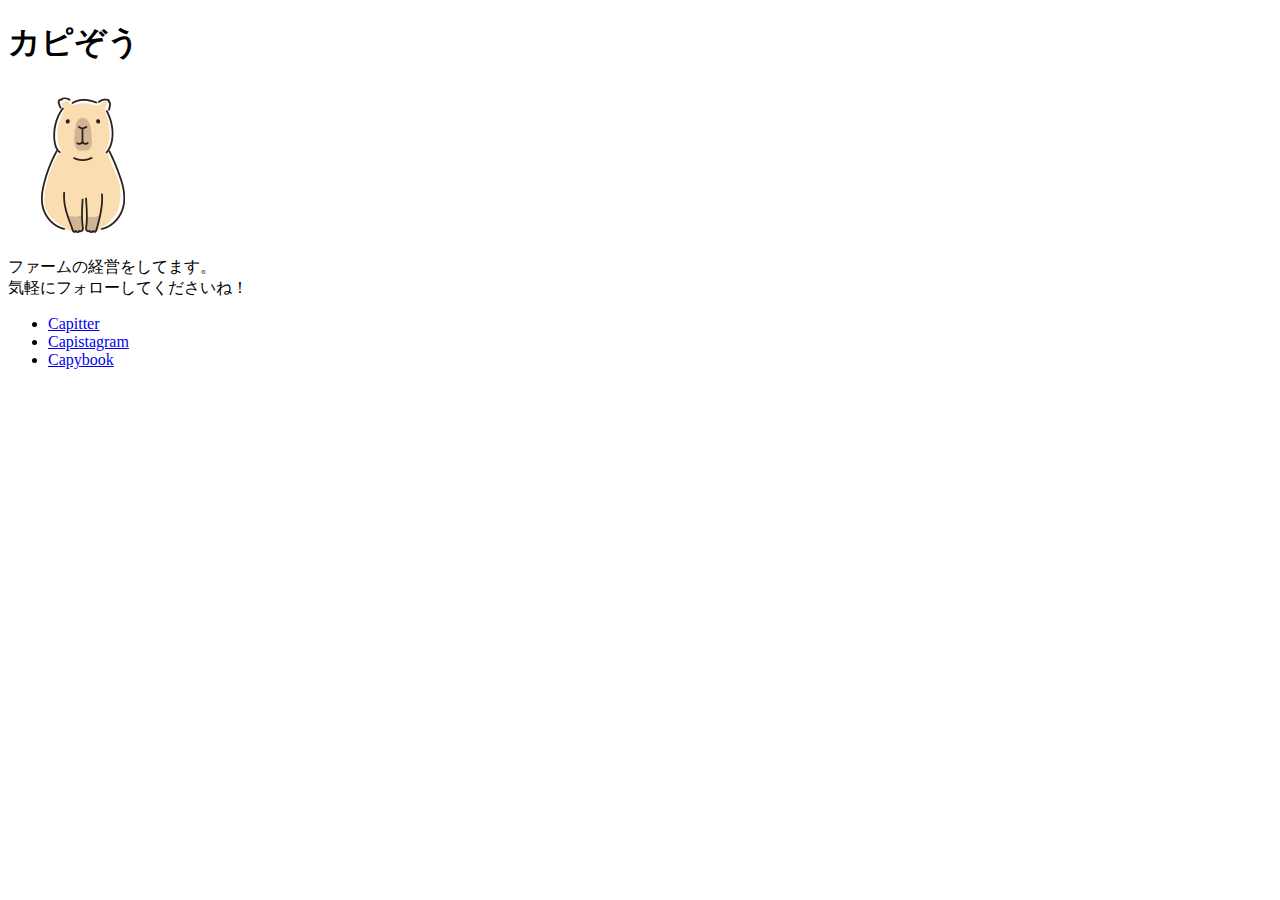
<file: 1st_book/3章/作業/index.html>
<!DOCTYPE html>
<html lang="ja">
  <head>
    <meta charset="UTF-8">
    <title>カピぞうの紹介</title>
  </head>
  <body>
    <h1>カピぞう</h1>
    <p>
      <img src="capyzou.png" alt="カピぞうの顔写真">
    </p>
    <p>
      ファームの経営をしてます。<br>
      気軽にフォローしてくださいね！
    </p>
    <ul>
      <li><a href="#">Capitter</a></li>
      <li><a href="#">Capistagram</a></li>
      <li><a href="#">Capybook</a></li>
    </ul>
  </body>
</html>
</file>
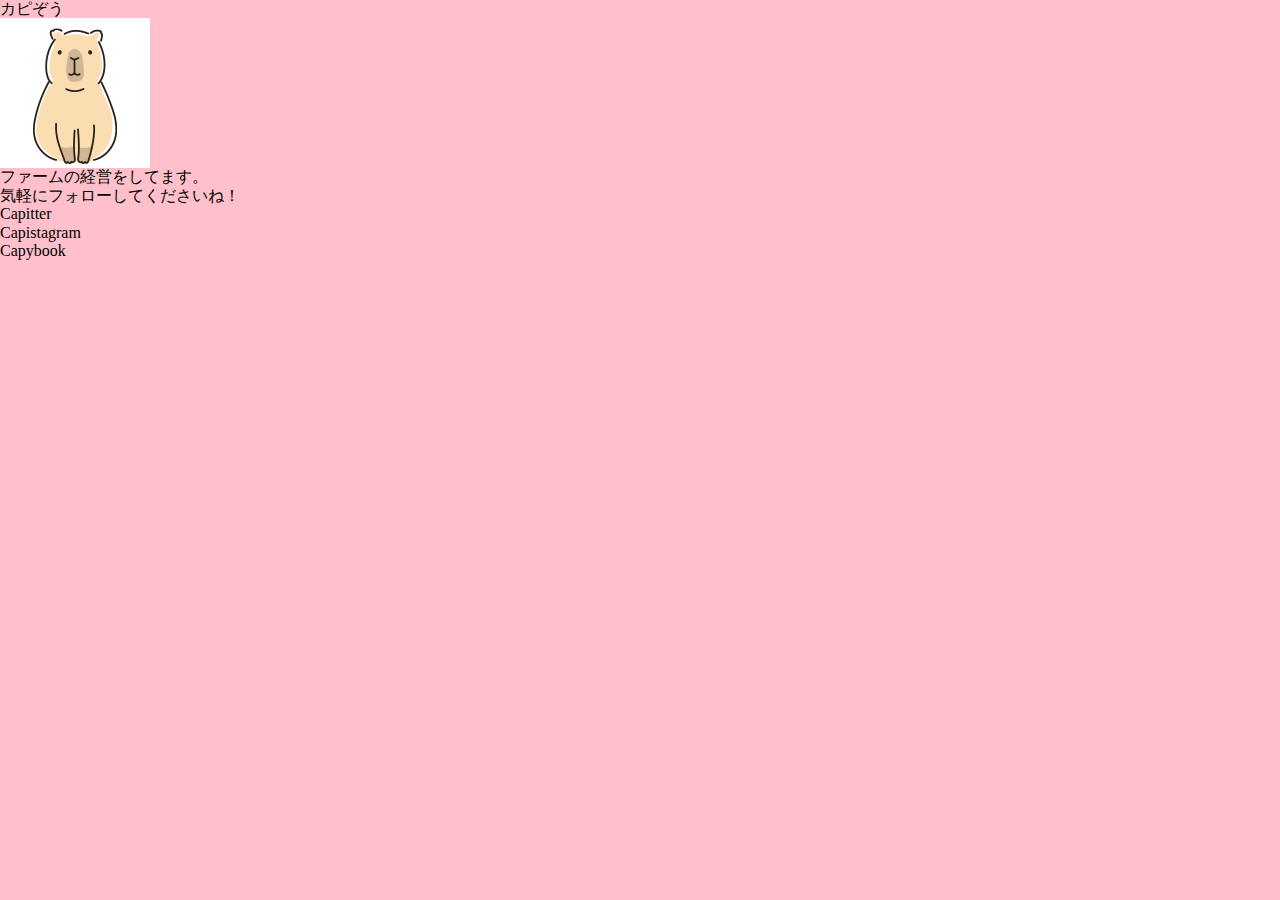
<file: 1st_book/4章/作業/index.html>
<!DOCTYPE html>
<html lang="ja">
  <head>
    <meta charset="UTF-8">
    <link rel="stylesheet" href="css/reset.css">
    <link rel="stylesheet" href="css/style.css">
    <title>カピぞうの紹介</title>
  </head>
  <body>
    <h1>カピぞう</h1>
    <p>
      <img src="capyzou.png" alt="カピぞうの顔写真">
    </p>
    <p>
      ファームの経営をしてます。<br>
      気軽にフォローしてくださいね！
    </p>
    <ul>
      <li><a href="#">Capitter</a></li>
      <li><a href="#">Capistagram</a></li>
      <li><a href="#">Capybook</a></li>
    </ul>
  </body>
</html>
</file>
<file: 1st_book/10章/作業/css/style.css>
@charset "utf-8";
body {
  font-family: 'Sawarabi Mincho',serif;
  font-size: 18px;
  color: #121212;
}
.ffJosefin {
  font-family: 'Josefin Sans',sans-serif;
}
.innerWrap {
  width: 1240px;
  margin: 0 auto;
  padding: 80px 20px 0;
}
main h2 {
  text-align: center;
  font-size: 60px;
  letter-spacing: .05em;
  margin-bottom: 80px;
}
header {
  background: url(../images/hero.jpg) no-repeat right center/cover;
}
header .innerWrap {
  height: 720px;
  position: relative;
}
header h1 {
  padding-top: 120px;
}
header .scroll {
  position: absolute;
  left: 0;
  bottom: 0;
  width: 100%;
  text-align: center;
  font-size: 16px;
}
header .scroll img {
  margin-top: 8px;
}
header nav {
  position: fixed;
  top: 0;
  left: 0;
  width: 100%;
  z-index: 100;
}
header nav ul {
  display: flex;
  justify-content: space-around;
  width: 1240px;
  margin: 0 auto;
  padding: 10px 20px;
}
header nav ul li a:hover {
  text-decoration: underline;
}
.msgSec {
  background-color: #fbfaf7;
}
.msgSec p {
  text-align: center;
  line-height: 1.75;
  margin-bottom: 40px;
}
.msgSec p.illust {
  margin-top: 80px;
  margin-bottom: 0;
  position: relative;
}
.msgSec p.illust::before {
  content: url(../images/deco_left.png);
  position: absolute;
  left: 320px;
  bottom: -30px;
}
.msgSec p.illust::after {
  content: url(../images/deco_right.png);
  position: absolute;
  right: 320px;
  bottom: -30px;
}
.dateSec {
  background-color: #ffffff;
  padding-bottom: 120px;
}
.dateSec .layoutWrap {
  display: flex;
}
.dateSec .layoutWrap > p {
  flex-basis: 735px;
}
.dateSec .layoutWrap > div {
  flex-basis: 465px;
  padding-top: 100px;
}
.dateSec .dateDetailSec {
  font-size: 72px;
  margin: 0 0 170px -100px;
  background-color: #ffffff;
  padding: 40px 64px;
  line-height: 1.2;
}
.word1 {font-size: 50px;}
.word2 {font-size: 40px;}
.word3 {font-size: 60px;}
.accessSec {
  margin-left: 48px;
}
.accessSec h3 {
  color: #cfafa3;
  font-size: 55px;
  letter-spacing: .05em;
  margin-bottom: 8px;
}
.accessSec p {
  line-height: 1.6;
}
.formSec {
  background-color: #efe8d9;
  padding-bottom: 60px;
}
form {
  width: 600px;
  margin: 0 auto;
}
input[type="text"],
input[type="email"],
select,
textarea {
  border: 1px solid #cccccc;
  background-color: #ffffff;
  width: 100%;
  margin-top: 5px;
  padding: 4px 8px;
}
input[type="radio"],
input[type="checkbox"] {
  width: 16px;
  height: 16px;
  vertical-align: baseline;
  margin-right: 4px;
}
.attendRadio {
  text-align: center;
  margin-bottom: 40px;
}
.attendRadio label {
  margin: 0 20px;
  font-size: 24px;
}
.allergyCheck label {
  margin-right: 24px;
}
select {
  background: #ffffff url(../images/arrow.png) no-repeat 98% 50%/17px 10px;
}
textarea {
  height: 148px;
  margin-bottom: 30px;
}
form > p {
  line-height: 1.4;
  margin-bottom: 20px;
}
.submitBtn {
  text-align: center;
}
input[type="submit"] {
  background-color: #121212;
  color: #ffffff;
  padding: 18px 80px;
}
footer {
  background-color: #c7887f;
  color: #f3e9e5;
  padding: 14px 10px 20px;
  text-align: center;
}
.dateSec {
  margin-bottom: 480px;
}
.dateSec::after {
  content: "";
  position: fixed;
  left: 0;
  top: 0;
  width: 100%;
  height: 100%;
  background: url(../images/bg.jpg) no-repeat center/cover;
  z-index: -1;
}
input[type="submit"]:hover {
  background-color: #c7887f;
  margin-left: 20px;
  transition-property: background-color,margin-left;
  transition-duration: 300ms;
  transition-timing-function: ease-in;
  transition-delay: 0ms;
}
@keyframes scrollAnimation {
  0% {
    transform: scaleY(0);
    transform-origin: top;
  }
  50% {
    transform: scaleY(1);
    transform-origin: top;
  }
  50.1% {
    transform: scaleY(1);
    transform-origin: bottom;
  }
  100% {
    transform: scaleY(0);
    transform-origin: bottom;
  }
}
header .scroll img {
  animation-name: scrollAnimation;
  animation-duration: 1.8s;
  animation-timing-function: ease-out;
  animation-iteration-count: infinite;
}
</file>
<file: 1st_book/10章/完成/css/style.css>
@charset "utf-8";
body {
  font-family: 'Sawarabi Mincho',serif;
  font-size: 18px;
  color: #121212;
}
.ffJosefin {
  font-family: 'Josefin Sans',sans-serif;
}
.innerWrap {
  width: 1240px;
  margin: 0 auto;
  padding: 80px 20px 0;
}
main h2 {
  text-align: center;
  font-size: 60px;
  letter-spacing: .05em;
  margin-bottom: 80px;
}
header {
  background: url(../images/hero.jpg) no-repeat right center/cover;
}
header .innerWrap {
  height: 720px;
  position: relative;
}
header h1 {
  padding-top: 120px;
}
header .scroll {
  position: absolute;
  left: 0;
  bottom: 0;
  width: 100%;
  text-align: center;
  font-size: 16px;
}
header .scroll img {
  margin-top: 8px;
}
header nav {
  position: fixed;
  top: 0;
  left: 0;
  width: 100%;
  z-index: 100;
}
header nav ul {
  display: flex;
  justify-content: space-around;
  width: 1240px;
  margin: 0 auto;
  padding: 10px 20px;
}
header nav ul li a:hover {
  text-decoration: underline;
}
.msgSec {
  background-color: #fbfaf7;
}
.msgSec p {
  text-align: center;
  line-height: 1.75;
  margin-bottom: 40px;
}
.msgSec p.illust {
  margin-top: 80px;
  margin-bottom: 0;
  position: relative;
}
.msgSec p.illust::before {
  content: url(../images/deco_left.png);
  position: absolute;
  left: 320px;
  bottom: -30px;
}
.msgSec p.illust::after {
  content: url(../images/deco_right.png);
  position: absolute;
  right: 320px;
  bottom: -30px;
}
.dateSec {
  background-color: #ffffff;
  padding-bottom: 120px;
}
.dateSec .layoutWrap {
  display: flex;
}
.dateSec .layoutWrap > p {
  flex-basis: 735px;
}
.dateSec .layoutWrap > div {
  flex-basis: 465px;
  padding-top: 100px;
}
.dateSec .dateDetailSec {
  font-size: 72px;
  margin: 0 0 170px -100px;
  background-color: #ffffff;
  padding: 40px 64px;
  line-height: 1.2;
}
.word1 {font-size: 50px;}
.word2 {font-size: 40px;}
.word3 {font-size: 60px;}
.accessSec {
  margin-left: 48px;
}
.accessSec h3 {
  color: #cfafa3;
  font-size: 55px;
  letter-spacing: .05em;
  margin-bottom: 8px;
}
.accessSec p {
  line-height: 1.6;
}
.formSec {
  background-color: #efe8d9;
  padding-bottom: 60px;
}
form {
  width: 600px;
  margin: 0 auto;
}
input[type="text"],
input[type="email"],
select,
textarea {
  border: 1px solid #cccccc;
  background-color: #ffffff;
  width: 100%;
  margin-top: 5px;
  padding: 4px 8px;
}
input[type="radio"],
input[type="checkbox"] {
  width: 16px;
  height: 16px;
  vertical-align: baseline;
  margin-right: 4px;
}
.attendRadio {
  text-align: center;
  margin-bottom: 40px;
}
.attendRadio label {
  margin: 0 20px;
  font-size: 24px;
}
.allergyCheck label {
  margin-right: 24px;
}
select {
  background: #ffffff url(../images/arrow.png) no-repeat 98% 50%/17px 10px;
}
textarea {
  height: 148px;
  margin-bottom: 30px;
}
form > p {
  line-height: 1.4;
  margin-bottom: 20px;
}
.submitBtn {
  text-align: center;
}
input[type="submit"] {
  background-color: #121212;
  color: #ffffff;
  padding: 18px 80px;
}
footer {
  background-color: #c7887f;
  color: #f3e9e5;
  padding: 14px 10px 20px;
  text-align: center;
}
.dateSec {
  margin-bottom: 480px;
}
.dateSec::after {
  content: "";
  position: fixed;
  left: 0;
  top: 0;
  width: 100%;
  height: 100%;
  background: url(../images/bg.jpg) no-repeat center/cover;
  z-index: -1;
}
input[type="submit"]:hover {
  background-color: #c7887f;
  margin-left: 20px;
  transition-property: background-color,margin-left;
  transition-duration: 300ms;
  transition-timing-function: ease-in;
  transition-delay: 0ms;
}
@keyframes scrollAnimation {
  0% {
    transform: scaleY(0);
    transform-origin: top;
  }
  50% {
    transform: scaleY(1);
    transform-origin: top;
  }
  50.1% {
    transform: scaleY(1);
    transform-origin: bottom;
  }
  100% {
    transform: scaleY(0);
    transform-origin: bottom;
  }
}
header .scroll img {
  animation-name: scrollAnimation;
  animation-duration: 1.8s;
  animation-timing-function: ease-out;
  animation-iteration-count: infinite;
}
@media screen and (max-width: 640px) {
  .dateSec .layoutWrap {
    display: block;
  }
  .innerWrap,
  header nav ul,
  form {
    width: 100%;
  }
  header h1 img,
  .msgSec p.illust img,
  .dateSec .layoutWrap > p img {
    width: 100%;
  }
  .msgSec p.illust::before {
    left: -16px;
    bottom: -80px;
    transform: scale(0.7);
  }
  .msgSec p.illust::after {
    right: -16px;
    bottom: -80px;
    transform: scale(0.7);
  }
  body {
    font-size: 16px;
  }
  main h2 {
    font-size: 44px;
    margin-bottom: 60px;
  }
  header {
    background: url(../images/hero_sp.jpg) no-repeat right top/cover;
  }
  header .innerWrap {
    height: 90vh;
  }
  header h1 {
    padding-top: 80px;
  }
  .msgSec p {
    text-align: left;
  }
  .dateSec .dateDetailSec {
    font-size: 36px;
    margin: 0 0 0 25%;
    padding: 20px 20px;
  }
  .word1 {font-size: 25px;}
  .word2 {font-size: 20px;}
  .word3 {font-size: 30px;}
  .dateSec .layoutWrap > div {
    padding-top: 0;
    transform: translateY(-50px);
  }
  .accessSec h3 {
    font-size: 44px;
  }
  .accessSec {
    margin: 32px 0 0 32px;
  }
  .dateSec {
    padding-bottom: 40px;
    margin-bottom: 250px;
  }
}
</file>
<file: 1st_book/12章/作業/css/style.css>
@charset "utf-8";
</file>
<file: 1st_book/14章/リファレンス/css/style.css>
@charset "utf-8";

body {
  font-size: 16px;
  font-family: 'arial','Hiragino Sans','Meiryo',sans-serif;
  line-height: 1.6;
  background-color: #fbfbfb;
  color: #333333;
}
header {
  width: 1240px;
  margin: 0 auto 60px;
  padding-top: 20px;
  display: flex;
  align-items: center;
}
h1 {
  flex-basis: 18%;
}
h1 img{
  max-width: 100%;
}
header nav {
  margin-left: auto;
}
header nav ul {
  display: flex;
}
header nav ul li a {
  display: block;
  padding: 10px 60px;
  font-weight: bold;
  background-color: #111111;
  color: #ffffff;
}
header nav ul li a:hover {
  background-color: #333333;
}
header nav ul li.current a {
  background-color: #eaeaea;
  color: #333333;
}
div {
  width: 1240px;
  margin: 0 auto 50px;
  display: flex;
  justify-content: space-between;
}
main {
  flex-basis: 920px;
  background-color: #ffffff;
  box-shadow: 0px 0px 8px rgba(0,0,0,0.16);
  border-radius: 3px;
  padding: 62px 72px 32px 72px;
}
aside {
  flex-basis: 284px;
}
aside nav {
  border-radius: 3px;
  background-color: #ffffff;
  box-shadow: 0px 0px 8px rgba(0,0,0,0.16);
  padding: 24px 28px;
  margin-bottom: 24px;
}
aside nav h2 {
  margin-bottom: 18px;
  font-size: 22px;
  font-weight: bold;
  color: #111111;
  text-align: center;
}
aside nav ul {
  font-size: 14px;
}
.authorNav .profImage{
  text-align: center;
  margin-bottom: 20px;
}
.authorNav .profImage img{
  max-width: 70%;
}
.categoryNav ul li {
  list-style-type: square;
  color: #111111;
  margin: 0 0 16px 20px;
}
.categoryNav ul li a {
  color: #333333;
}
article h2 {
  font-weight: 500;
  font-size: 36px;
  margin-bottom: 8px;
}
time {
  font-size: 14px;
  color: #bdbdbd;
}
.postdate {
  margin-bottom: 26px;
}
article h3 {
  border-left: 8px solid #ffb41d;
  margin-bottom: 20px;
  font-size: 28px;
  font-weight: 600;
  padding: 10px;
}
article h4 {
  border-bottom: 1px solid #000000;
  margin-bottom: 20px;
  font-size: 20px;
  font-weight: 600;
  padding: 8px 8px 6px 8px;
  margin-bottom: 16px;
}

article p {
  margin-bottom: 24px;
}
article ul {
  border: 1px solid #cccccc;
  border-radius: 8px;
  padding: 16px 16px 10px;
  background-color: #f5f5f5;
}
article ul li {
  margin: 0px 0px 10px 0px;

}
article section {
  margin-bottom: 30px;
}
code pre{
  background: #f3f5f6;
  padding: 30px;
}
footer {
  background-color: #111111;
  padding: 14px 10px 20px;
  text-align: center;
  color: #ffffff;
}
a {
  color: #f29304;
  text-decoration: underline;
}
a:hover {
  text-decoration: none;
}
</file>
<file: 1st_book/14章/リファレンス/js/styles/monokai-sublime.css>
/*

Monokai Sublime style. Derived from Monokai by noformnocontent http://nn.mit-license.org/

*/

.hljs {
  display: block;
  overflow-x: auto;
  padding: 0.5em;
  background: #23241f;
}

.hljs,
.hljs-tag,
.hljs-subst {
  color: #f8f8f2;
}

.hljs-strong,
.hljs-emphasis {
  color: #a8a8a2;
}

.hljs-bullet,
.hljs-quote,
.hljs-number,
.hljs-regexp,
.hljs-literal,
.hljs-link {
  color: #ae81ff;
}

.hljs-code,
.hljs-title,
.hljs-section,
.hljs-selector-class {
  color: #a6e22e;
}

.hljs-strong {
  font-weight: bold;
}

.hljs-emphasis {
  font-style: italic;
}

.hljs-keyword,
.hljs-selector-tag,
.hljs-name,
.hljs-attr {
  color: #f92672;
}

.hljs-symbol,
.hljs-attribute {
  color: #66d9ef;
}

.hljs-params,
.hljs-class .hljs-title {
  color: #f8f8f2;
}

.hljs-string,
.hljs-type,
.hljs-built_in,
.hljs-builtin-name,
.hljs-selector-id,
.hljs-selector-attr,
.hljs-selector-pseudo,
.hljs-addition,
.hljs-variable,
.hljs-template-variable {
  color: #e6db74;
}

.hljs-comment,
.hljs-deletion,
.hljs-meta {
  color: #75715e;
}
</file>
<file: 1st_book/14章/完成/css/style.css>
@charset "utf-8";

body {
  font-family: 'Catamaran','Noto Sans JP',sans-serif;
  font-size: 16px;
  line-height: 1.5;
  color: #2c2c2c;
}
img {
  max-width: 100%;
}
.topPage header {
  height: 90vh;
  background: url(../images/top_bg.jpg) no-repeat center top/cover;
  padding-top: 50px;
  margin-bottom: 64px;
}
.topPage header h1 img {
  width: 240px;
}
.topPage header h1 {
  text-align: center;
}
.linkList {
  padding: 0 20px;
}
.linkList li {
  margin-bottom: 40px;
}
.linkList li a {
  display: block;
  background-color: #f5f5f5;
}
.linkList li a span {
  display: block;
  padding: 12px 15px 10px;
  font-size: 18px;
}
.linkList li a:hover {
  filter: brightness(105%);
}
.subPage header {
  border-top: 14px solid #f5f5f5;
  padding-top: 40px;
  margin-bottom: 30px;
}
.subPage header h1 {
  text-align: center;
  font-size: 42px;
  font-weight: 700;
  letter-spacing: .17em;
  text-transform: uppercase;
}
.subPage header h1 span {
  background-image: linear-gradient(135deg,#e6ba5d 0%,#9ac78a 100%);
  -webkit-background-clip: text;
  -moz-background-clip: text;
  background-clip: text;
  color: transparent;
}
.subPage h2 {
  font-size: 20px;
  font-weight: 700;
  text-align: center;
  letter-spacing: .17em;
  margin-bottom: 10px;
}
.subPage .lead {
  text-align: center;
  margin-bottom: 30px;
  font-size: 11px;
  letter-spacing: .05em;
  line-height: 2;
}
.subPage h3 {
  font-size: 30px;
  font-weight: 700;
  text-align: center;
  margin-bottom: 30px;
}
.subPage main {
  padding: 0 20px;
}
footer {
  background: url(../images/footer_mt.svg) no-repeat right top/200px;
  margin-top: 60px;
  padding-top: 68px;
}
footer p {
  background-color: #f5f5f5;
}
footer p img {
  width: 188px;
  transform: translateY(-28px);
}
.conceptDetailSec p img {
  height: 180px;
  width: 100%;
  object-fit: cover;
  object-position: center 90%;
}
.conceptDetailSec .text {
  font-size: 12px;
  line-height: 1.78;
}
.conceptDetailSec {
  margin-bottom: 50px;
}
.conceptDetailSec .photo {
  margin-bottom: 14px;
}
.menuList {
  display: flex;
  flex-wrap: wrap;
  justify-content: space-around;
}
.menuList li {
  flex-basis: 42%;
  margin-bottom: 28px;
}
.menuList li img {
  filter: drop-shadow(1px 2px 3px #dddddd);
}
.menuDetailSec {
  margin-bottom: 50px;
}
.map iframe {
  width: 100%;
  height: 240px;
  margin-bottom: 8px;
}
.map {
  font-size: 12px;
  margin-bottom: 60px;
}
.photoGarelly {
  display: grid;
  grid-template-rows: 40vw 30vw 30vw 40vw 40vw;
  grid-template-columns: 50% 50%;
}
.item01 {
  grid-row-start: 1;
  grid-row-end: 2;
  grid-column-start: 1;
  grid-column-end: 3;
}
.item02 {
  grid-row: 2 / 4;
  grid-column: 1 / 2;
}
.item03 {
  grid-row: 2 / 3;
  grid-column: 2 / 3;
}
.item04 {
  grid-row: 3 / 4;
  grid-column: 2 / 3;
}
.item05 {
  grid-row: 4 / 5;
  grid-column: 1 / 3;
}
.item06 {
  grid-row: 5 / 6;
  grid-column: 1 / 2;
}
.item07 {
  grid-row: 5 / 6;
  grid-column: 2 / 3;
}
.photoGarelly li img {
  width: 100%;
  height: 100%;
  object-fit: cover;
}
@media screen and (min-width: 920px) {
  .topPage {
    display: flex;
  }
  .topPage header {
    flex-basis: 38%;
  }
  .topPage main {
    flex-basis: 62%;
  }
  .linkList {
    display: flex;
    flex-wrap: wrap;
    max-width: 800px;
    margin: 0 auto;
    justify-content: space-around;
  }
  .linkList li {
    flex-basis: 47%;
    margin-bottom: 20px;
  }
  .linkList::before {
    content: "";
    width: 47%;
    background: url(../images/top_pclogo.svg) no-repeat center center/72%;
  }
  .topPage main {
    display: flex;
    align-items: center;
  }
  .topPage header {
    height: 100vh;
    margin-bottom: 0;
  }
  .subPage main {
    max-width: 1280px;
    margin: 0 auto;
  }
  .subPage header h1 {
    font-size: 60px;
  }
  .onlySP {
    display: none;
  }
  .subPage h2 {
    font-size: 34px;
    margin-bottom: 36px;
  }
  .subPage .lead {
    font-size: 18px;
    margin-bottom: 160px;
  }
  .subPage h3 {
    font-size: 50px;
    margin-bottom: 40px;
  }
  .conceptDetailSec {
    display: grid;
    grid-template-rows: 360px 360px;
    grid-template-columns: 40% 60%;
  }
  .conceptDetailSec h3 {
    grid-row: 1 / 2;
    grid-column: 2 / 3;
  }
  .conceptDetailSec .photo {
    grid-row: 1 / 3;
    grid-column: 1 / 2;
  }
  .conceptDetailSec .text {
    grid-row: 2 / 3;
    grid-column: 2 / 3;
  }
  .conceptDetailSec .photo img {
    height: 720px;
  }
  .conceptDetailSec h3 {
    align-self: end;
  }
  .conceptDetailSec .text {
    text-align: center;
    font-size: 16px;
  }
  .reverse {
    grid-template-columns: 60% 40%;
  }
  .reverse h3 {
    grid-row: 1 / 2;
    grid-column: 1 / 2;
  }
  .reverse .photo {
    grid-row: 1 / 3;
    grid-column: 2 / 3;
  }
  .reverse .text {
    grid-row: 2 / 3;
    grid-column: 1 / 2;
  }
  .menuList li {
    flex-basis: 22%;
    margin-bottom: 0;
  }
  .menuDetailSec {
    margin-bottom: 160px;
  }
  .photoGarelly {
    grid-template-rows: 175px 175px 290px;
    grid-template-columns: 50% 20% 30%;
  }
  .item01 {
    grid-row: 1 / 3;
    grid-column: 1 / 2;
  }
  .item02 {
    grid-row: 1 / 3;
    grid-column: 2 / 3;
  }
  .item03 {
    grid-row: 1 / 2;
    grid-column: 3 / 4;
  }
  .item04 {
    grid-row: 2 / 3;
    grid-column: 3 / 4;
  }
  .item05 {
    grid-row: 3 / 4;
    grid-column: 1 / 2;
  }
  .item06 {
    grid-row: 3 / 4;
    grid-column: 2 / 3;
  }
  .item07 {
    grid-row: 3 / 4;
    grid-column: 3 / 4;
  }
}
/* 以下に参考サイトのメニュー用CSSを貼り付ける */
/* メニューを画面上部に固定表示しています */
.gMenu {
  position: fixed;
  right: 0;
  top: 0;
  width: 100%;
  z-index: 99;
}
/* メニューアイコンを画面右上に固定しています */
.gMenu .menu-icon {
  cursor: pointer;
  position: absolute;
  right: 10px;
  top: 12px;
  padding-top: 5px;
  height: 12px;
}
/* メニューアイコン（三本線）の真ん中の線です */
.gMenu .menu-icon .navicon {
  background: #ffc107; /* 色は自由に変更可能です */
  display: block;
  height: 2px; /* 太さ */
  width: 31px; /* 長さ */
  position: relative;
  transition: background .4s ease-out; /* 形が変わる時のアニメーション */
}
/* メニューアイコン（三本線）の上と下の線を疑似要素で追加 */
.gMenu .menu-icon .navicon::before,
.gMenu .menu-icon .navicon::after {
  background: #ffc107; /* 色は自由に変更可能です */
  content: '';
  display: block;
  height: 100%;
  position: absolute;
  transition: all .4s ease-out; /* 形が変わる時のアニメーション */
  width: 100%;
}
.gMenu .menu-icon .navicon::before {top: 10px;} /* 位置を上にずらしています */
.gMenu .menu-icon .navicon::after {top: -10px;} /* 位置を下にずらしています */
/* 表示されるメニューです */
.gMenu .menu {
  background-color: rgba(255,255,255,0.9);
  overflow: hidden;
  max-height: 0; /* ★最初は高さを0にして非表示状態に */
  transition: max-height .6s; /* 表示されるときのアニメーション */
  text-align: center;
}
/* メニュー部分のデザインです */
.gMenu .menu li:first-of-type {
  padding-top: 25px;
  padding-top: 50px;
}
.gMenu .menu li a {
  display: block;
  padding: 24px 20px;
  text-decoration: none;
  text-transform: uppercase;
}
.gMenu .menu li a:hover {
  background-color: #f4f4f4;
}
/* チェックボックスは常に非表示です */
.gMenu .menu-btn {
  display: none;
}
/* ▼▼▼以下はチェックボックスがONの時の状態です▼▼▼ */
.gMenu .menu-btn:checked ~ .menu {
  max-height: 338px; /* ★チェックボックスがオンの時高さを338pxにして表示させます */
  transition: max-height .6s;
}
/* メニューボタンの中央の線を非表示に */
.gMenu .menu-btn:checked ~ .menu-icon .navicon {background: transparent;}

/* メニューボタンの上下の線を45度傾けて✕印を作ります */
.gMenu .menu-btn:checked ~ .menu-icon .navicon::before {transform: rotate(-45deg);top: 0;}
.gMenu .menu-btn:checked ~ .menu-icon .navicon::after {transform: rotate(45deg);top: 0;}
/* サイトに合わせてオリジナルカスタマイズ */
.gMenu .menu-icon {
  top: 26px;
}
.gMenu .menu-icon .navicon,
.gMenu .menu-icon .navicon::before,
.gMenu .menu-icon .navicon::after {
  background: #333333;
}
</file>
<file: 1st_book/15章/完成/css/style.css>
@charset "utf-8";

body {
  font-family: 'Catamaran','Noto Sans JP',sans-serif;
  font-size: 16px;
  line-height: 1.5;
  color: #2c2c2c;
}
img {
  max-width: 100%;
}
.topPage header {
  height: 90vh;
  background: url(../images/top_bg.jpg) no-repeat center top/cover;
  padding-top: 50px;
  margin-bottom: 64px;
}
.topPage header h1 img {
  width: 240px;
}
.topPage header h1 {
  text-align: center;
}
.linkList {
  padding: 0 20px;
}
.linkList li {
  margin-bottom: 40px;
}
.linkList li a {
  display: block;
  background-color: #f5f5f5;
}
.linkList li a span {
  display: block;
  padding: 12px 15px 10px;
  font-size: 18px;
}
.linkList li a:hover {
  filter: brightness(105%);
}
.subPage header {
  border-top: 14px solid #f5f5f5;
  padding-top: 40px;
  margin-bottom: 30px;
}
.subPage header h1 {
  text-align: center;
  font-size: 42px;
  font-weight: 700;
  letter-spacing: .17em;
  text-transform: uppercase;
}
.subPage header h1 span {
  background-image: linear-gradient(135deg,#e6ba5d 0%,#9ac78a 100%);
  -webkit-background-clip: text;
  -moz-background-clip: text;
  background-clip: text;
  color: transparent;
}
.subPage h2 {
  font-size: 20px;
  font-weight: 700;
  text-align: center;
  letter-spacing: .17em;
  margin-bottom: 10px;
}
.subPage .lead {
  text-align: center;
  margin-bottom: 30px;
  font-size: 11px;
  letter-spacing: .05em;
  line-height: 2;
}
.subPage h3 {
  font-size: 30px;
  font-weight: 700;
  text-align: center;
  margin-bottom: 30px;
}
.subPage main {
  padding: 0 20px;
}
footer {
  background: url(../images/footer_mt.svg) no-repeat right top/200px;
  margin-top: 60px;
  padding-top: 68px;
}
footer p {
  background-color: #f5f5f5;
}
footer p img {
  width: 188px;
  transform: translateY(-28px);
}
.conceptDetailSec p img {
  height: 180px;
  width: 100%;
  object-fit: cover;
  object-position: center 90%;
}
.conceptDetailSec .text {
  font-size: 12px;
  line-height: 1.78;
}
.conceptDetailSec {
  margin-bottom: 50px;
}
.conceptDetailSec .photo {
  margin-bottom: 14px;
}
.menuList {
  display: flex;
  flex-wrap: wrap;
  justify-content: space-around;
}
.menuList li {
  flex-basis: 42%;
  margin-bottom: 28px;
}
.menuList li img {
  filter: drop-shadow(1px 2px 3px #dddddd);
}
.menuDetailSec {
  margin-bottom: 50px;
}
.map iframe {
  width: 100%;
  height: 240px;
  margin-bottom: 8px;
}
.map {
  font-size: 12px;
  margin-bottom: 60px;
}
.photoGarelly {
  display: grid;
  grid-template-rows: 40vw 30vw 30vw 40vw 40vw;
  grid-template-columns: 50% 50%;
}
.item01 {
  grid-row-start: 1;
  grid-row-end: 2;
  grid-column-start: 1;
  grid-column-end: 3;
}
.item02 {
  grid-row: 2 / 4;
  grid-column: 1 / 2;
}
.item03 {
  grid-row: 2 / 3;
  grid-column: 2 / 3;
}
.item04 {
  grid-row: 3 / 4;
  grid-column: 2 / 3;
}
.item05 {
  grid-row: 4 / 5;
  grid-column: 1 / 3;
}
.item06 {
  grid-row: 5 / 6;
  grid-column: 1 / 2;
}
.item07 {
  grid-row: 5 / 6;
  grid-column: 2 / 3;
}
.photoGarelly li img {
  width: 100%;
  height: 100%;
  object-fit: cover;
}
@media screen and (min-width: 920px) {
  .topPage {
    display: flex;
  }
  .topPage header {
    flex-basis: 38%;
  }
  .topPage main {
    flex-basis: 62%;
  }
  .linkList {
    display: flex;
    flex-wrap: wrap;
    max-width: 800px;
    margin: 0 auto;
    justify-content: space-around;
  }
  .linkList li {
    flex-basis: 47%;
    margin-bottom: 20px;
  }
  .linkList::before {
    content: "";
    width: 47%;
    background: url(../images/top_pclogo.svg) no-repeat center center/72%;
  }
  .topPage main {
    display: flex;
    align-items: center;
  }
  .topPage header {
    height: 100vh;
    margin-bottom: 0;
  }
  .subPage main {
    max-width: 1280px;
    margin: 0 auto;
  }
  .subPage header h1 {
    font-size: 60px;
  }
  .onlySP {
    display: none;
  }
  .subPage h2 {
    font-size: 34px;
    margin-bottom: 36px;
  }
  .subPage .lead {
    font-size: 18px;
    margin-bottom: 160px;
  }
  .subPage h3 {
    font-size: 50px;
    margin-bottom: 40px;
  }
  .conceptDetailSec {
    display: grid;
    grid-template-rows: 360px 360px;
    grid-template-columns: 40% 60%;
  }
  .conceptDetailSec h3 {
    grid-row: 1 / 2;
    grid-column: 2 / 3;
  }
  .conceptDetailSec .photo {
    grid-row: 1 / 3;
    grid-column: 1 / 2;
  }
  .conceptDetailSec .text {
    grid-row: 2 / 3;
    grid-column: 2 / 3;
  }
  .conceptDetailSec .photo img {
    height: 720px;
  }
  .conceptDetailSec h3 {
    align-self: end;
  }
  .conceptDetailSec .text {
    text-align: center;
    font-size: 16px;
  }
  .reverse {
    grid-template-columns: 60% 40%;
  }
  .reverse h3 {
    grid-row: 1 / 2;
    grid-column: 1 / 2;
  }
  .reverse .photo {
    grid-row: 1 / 3;
    grid-column: 2 / 3;
  }
  .reverse .text {
    grid-row: 2 / 3;
    grid-column: 1 / 2;
  }
  .menuList li {
    flex-basis: 22%;
    margin-bottom: 0;
  }
  .menuDetailSec {
    margin-bottom: 160px;
  }
  .photoGarelly {
    grid-template-rows: 175px 175px 290px;
    grid-template-columns: 50% 20% 30%;
  }
  .item01 {
    grid-row: 1 / 3;
    grid-column: 1 / 2;
  }
  .item02 {
    grid-row: 1 / 3;
    grid-column: 2 / 3;
  }
  .item03 {
    grid-row: 1 / 2;
    grid-column: 3 / 4;
  }
  .item04 {
    grid-row: 2 / 3;
    grid-column: 3 / 4;
  }
  .item05 {
    grid-row: 3 / 4;
    grid-column: 1 / 2;
  }
  .item06 {
    grid-row: 3 / 4;
    grid-column: 2 / 3;
  }
  .item07 {
    grid-row: 3 / 4;
    grid-column: 3 / 4;
  }
}
/* 以下に参考サイトのメニュー用CSSを貼り付ける */
/* メニューを画面上部に固定表示しています */
.gMenu {
  position: fixed;
  right: 0;
  top: 0;
  width: 100%;
  z-index: 99;
}
/* メニューアイコンを画面右上に固定しています */
.gMenu .menu-icon {
  cursor: pointer;
  position: absolute;
  right: 10px;
  top: 12px;
  padding-top: 5px;
  height: 12px;
}
/* メニューアイコン（三本線）の真ん中の線です */
.gMenu .menu-icon .navicon {
  background: #ffc107; /* 色は自由に変更可能です */
  display: block;
  height: 2px; /* 太さ */
  width: 31px; /* 長さ */
  position: relative;
  transition: background .4s ease-out; /* 形が変わる時のアニメーション */
}
/* メニューアイコン（三本線）の上と下の線を疑似要素で追加 */
.gMenu .menu-icon .navicon::before,
.gMenu .menu-icon .navicon::after {
  background: #ffc107; /* 色は自由に変更可能です */
  content: '';
  display: block;
  height: 100%;
  position: absolute;
  transition: all .4s ease-out; /* 形が変わる時のアニメーション */
  width: 100%;
}
.gMenu .menu-icon .navicon::before {top: 10px;} /* 位置を上にずらしています */
.gMenu .menu-icon .navicon::after {top: -10px;} /* 位置を下にずらしています */
/* 表示されるメニューです */
.gMenu .menu {
  background-color: rgba(255,255,255,0.9);
  overflow: hidden;
  max-height: 0; /* ★最初は高さを0にして非表示状態に */
  transition: max-height .6s; /* 表示されるときのアニメーション */
  text-align: center;
}
/* メニュー部分のデザインです */
.gMenu .menu li:first-of-type {
  padding-top: 25px;
  padding-top: 50px;
}
.gMenu .menu li a {
  display: block;
  padding: 24px 20px;
  text-decoration: none;
  text-transform: uppercase;
}
.gMenu .menu li a:hover {
  background-color: #f4f4f4;
}
/* チェックボックスは常に非表示です */
.gMenu .menu-btn {
  display: none;
}
/* ▼▼▼以下はチェックボックスがONの時の状態です▼▼▼ */
.gMenu .menu-btn:checked ~ .menu {
  max-height: 338px; /* ★チェックボックスがオンの時高さを338pxにして表示させます */
  transition: max-height .6s;
}
/* メニューボタンの中央の線を非表示に */
.gMenu .menu-btn:checked ~ .menu-icon .navicon {background: transparent;}

/* メニューボタンの上下の線を45度傾けて✕印を作ります */
.gMenu .menu-btn:checked ~ .menu-icon .navicon::before {transform: rotate(-45deg);top: 0;}
.gMenu .menu-btn:checked ~ .menu-icon .navicon::after {transform: rotate(45deg);top: 0;}
/* サイトに合わせてオリジナルカスタマイズ */
.gMenu .menu-icon {
  top: 26px;
}
.gMenu .menu-icon .navicon,
.gMenu .menu-icon .navicon::before,
.gMenu .menu-icon .navicon::after {
  background: #333333;
}
</file>
<file: 1st_book/4章/作業/css/style.css>
@charset "UTF-8";

body {
  background-color: pink;
}
</file>
